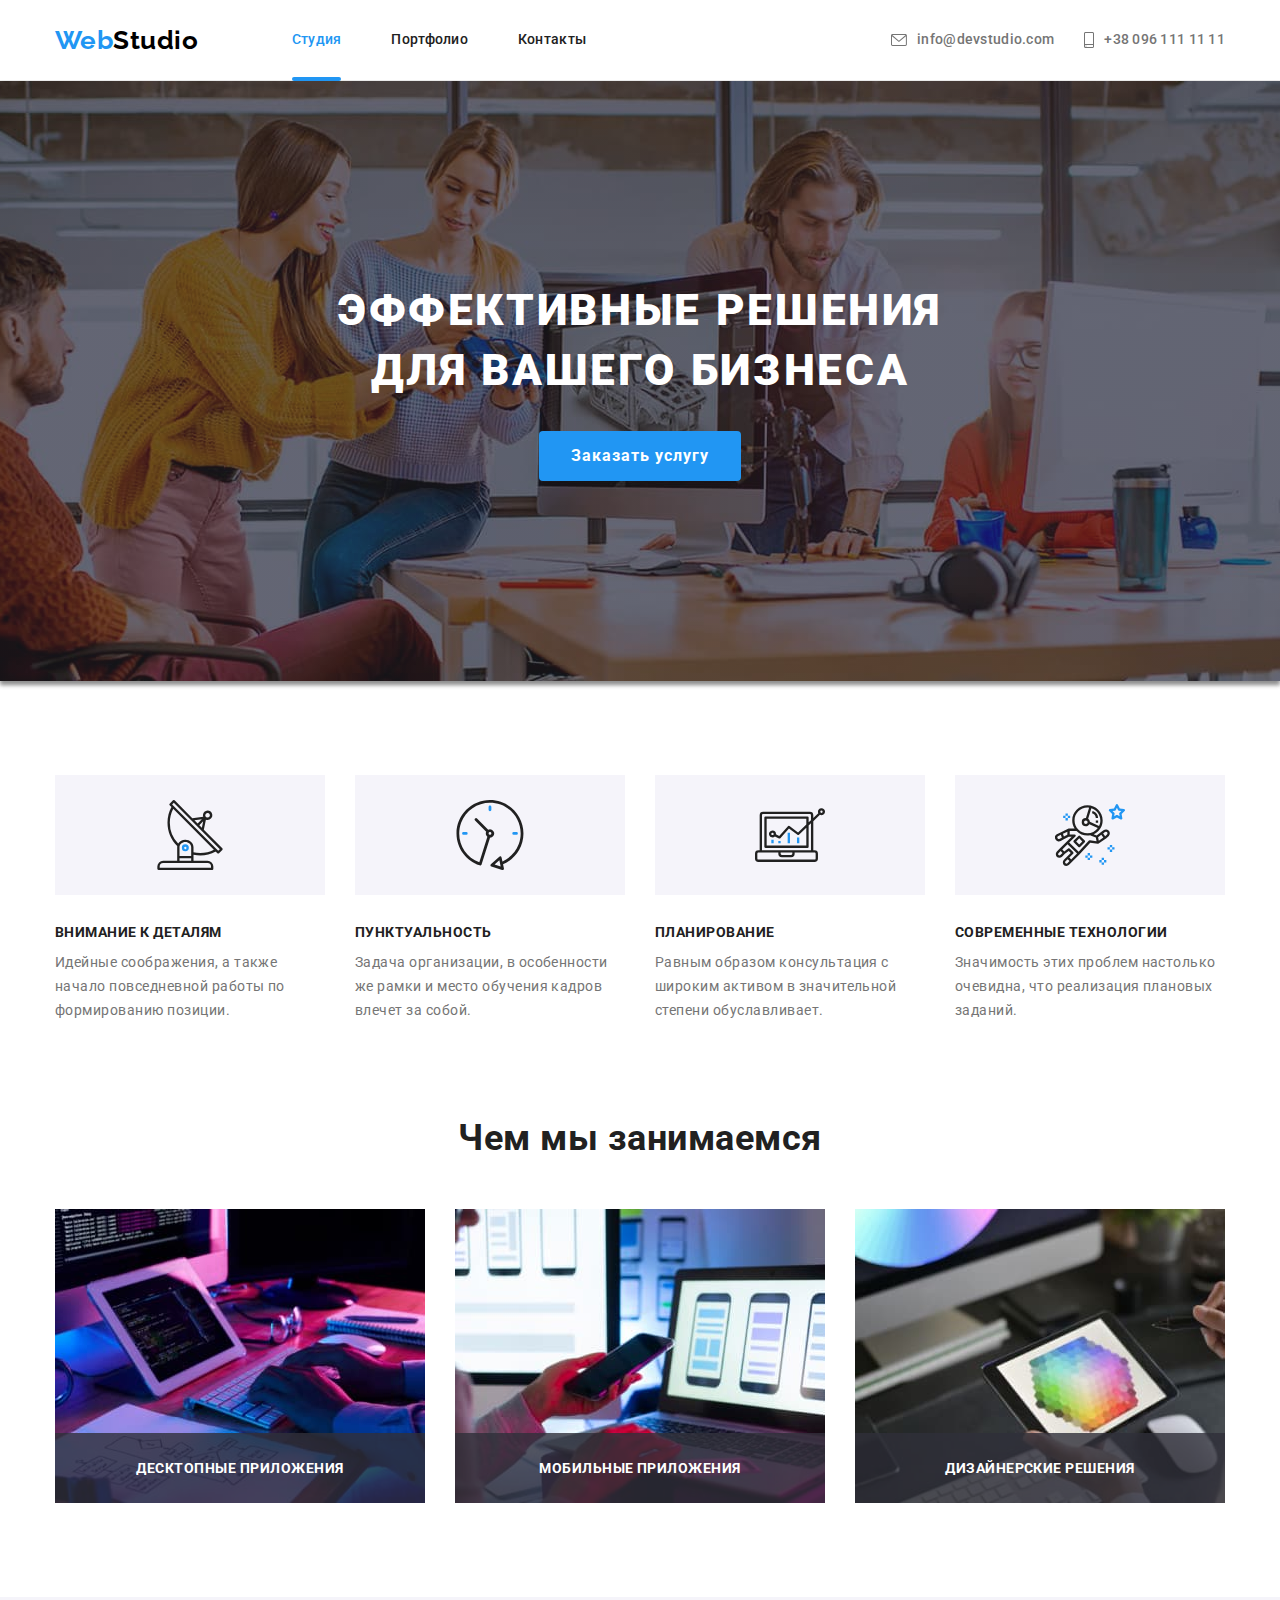
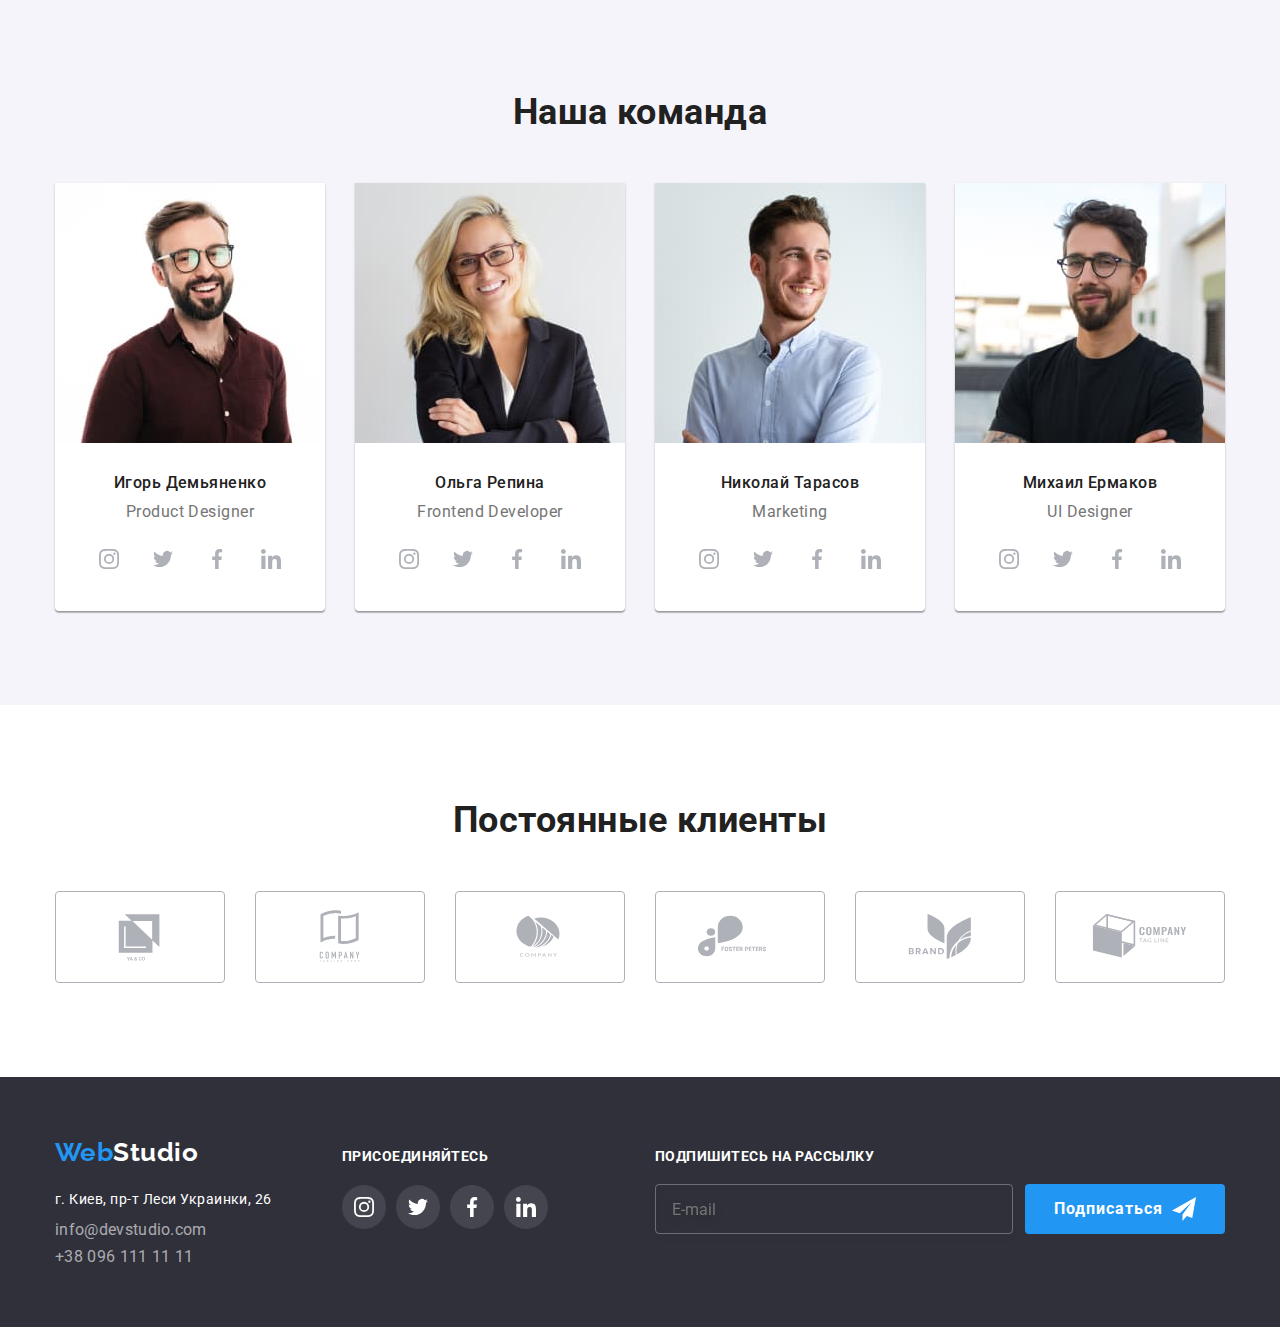
<file: index.html>
<!DOCTYPE html>
<html lang="ru">
  <head>
    <meta charset="UTF-8" />
    <meta http-equiv="X-UA-Compatible" content="IE=edge" />
    <meta name="viewport" content="width=device-width, initial-scale=1.0" />
    <title>Main</title>
    <link rel="stylesheet" href="./css/main.min.css" />
  </head>
  <body>
    <!-- Section Header -->
    <header class="header">
      <div class="conteiner header--conteiner">
        <a class="logo" href="./index.html" lang="en"
          >Web<span class="logo__header">Studio</span></a
        >
        <button class="menu-btn" data-menu-open>
          <svg class="menu-btn__icon" width="40" height="40">
            <use href="./images/icons.svg#icon-menu"></use>
          </svg>
        </button>
        <div class="menu is-open" data-menu>
          <button class="menu-btn menu-btn--close" data-menu-close>
            <svg class="menu-btn__icon" width="40" height="40">
              <use href="./images/icons.svg#close-mobile"></use>
            </svg>
          </button>
          <div class="navigation menu-conteiner">
            <nav class="nav">
              <ul class="nav-list">
                <li class="nav-item">
                  <a class="nav-link header--nav-link current" href="./index.html">Студия</a>
                </li>
                <li class="nav-item">
                  <a class="nav-link header--nav-link" href="./portfolio.html">Портфолио</a>
                </li>
                <li class="nav-item">
                  <a class="nav-link header--nav-link" href="./index.html#contact">Контакты</a>
                </li>
              </ul>
            </nav>
            <div>
              <ul class="header__contact-list">
                <li class="contact-item contact-item--mobile">
                  <a
                    class="contact-link header__contact-link header__contact-link--mobile"
                    href="tel:+380961111111"
                  >
                    <svg class="contact-link__icon contact-link__icon--phone">
                      <use href="./images/icons.svg#icon-smartphone"></use>
                    </svg>
                    +38 096 111 11 11
                  </a>
                </li>

                <li>
                  <a class="contact-link header__contact-link" href="mailto:info@devstudio.com">
                    <svg class="contact-link__icon contact-link__icon--letter">
                      <use href="./images/icons.svg#icon-envelope"></use>
                    </svg>
                    info@devstudio.com
                  </a>
                </li>
                <li class="contact-item contact-item--desktop">
                  <a class="contact-link header__contact-link" href="tel:+380961111111">
                    <svg class="contact-link__icon contact-link__icon--phone">
                      <use href="./images/icons.svg#icon-smartphone"></use>
                    </svg>
                    +38 096 111 11 11
                  </a>
                </li>
              </ul>
              <ul class="menu-social">
                <li class="menu-social__item">
                  <a href="" class="menu-social__link">Instagram</a>
                </li>
                <li class="menu-social__item">
                  <a href="" class="menu-social__link">Twitter</a>
                </li>
                <li class="menu-social__item">
                  <a href="" class="menu-social__link">Facebook</a>
                </li>
                <li class="menu-social__item">
                  <a href="" class="menu-social__link">LinkedIn</a>
                </li>
              </ul>
            </div>
          </div>
        </div>
      </div>
    </header>
    <!-- Section Main -->
    <main>
      <!-- Section Herro -->
      <section class="herro">
        <div class="conteiner">
          <h1 class="herro__title">Эффективные решения для вашего бизнеса</h1>
          <button class="btn herro__btn" type="button" data-modal-open>Заказать услугу</button>
        </div>
      </section>
      <!-- Section Aside -->
      <section class="aside">
        <div class="conteiner">
          <h2 class="aside__title visually-hidden">Кратко о компании</h2>
          <ul class="aside__list card">
            <li class="aside__item">
              <div class="icon">
                <svg class="icon__item" width="70" height="70">
                  <use href="./images/icons.svg#icon-antenna"></use>
                </svg>
              </div>
              <h3 class="aside__subtitle">Внимание к деталям</h3>
              <p class="aside__desc">
                Идейные соображения, а также начало повседневной работы по формированию позиции.
              </p>
            </li>
            <li class="aside__item">
              <div class="icon">
                <svg class="icon__item" width="70" height="70">
                  <use href="./images/icons.svg#icon-clock"></use>
                </svg>
              </div>
              <h3 class="aside__subtitle">Пунктуальность</h3>
              <p class="aside__desc">
                Задача организации, в особенности же рамки и место обучения кадров влечет за собой.
              </p>
            </li>
            <li class="aside__item">
              <div class="icon">
                <svg class="icon-item" width="70" height="70">
                  <use href="./images/icons.svg#icon-diagram"></use>
                </svg>
              </div>
              <h3 class="aside__subtitle">Планирование</h3>
              <p class="aside__desc">
                Равным образом консультация с широким активом в значительной степени обуславливает.
              </p>
            </li>
            <li class="aside__item">
              <div class="icon">
                <svg class="icon__item" width="70" height="70">
                  <use href="./images/icons.svg#icon-astronaut"></use>
                </svg>
              </div>
              <h3 class="aside__subtitle">Современные технологии</h3>
              <p class="aside__desc">
                Значимость этих проблем настолько очевидна, что реализация плановых заданий.
              </p>
            </li>
          </ul>
        </div>
      </section>
      <!-- Section About -->
      <section class="about">
        <div class="conteiner">
          <h2 class="about__title">Чем мы занимаемся</h2>
          <ul class="about__list card">
            <li class="about__item">
              <img
                class="about__img"
                srcset="./images/developer.jpg 1x, ./images/developer-2x.jpg 2x"
                src="./images/developer.jpg"
                alt="developer"
                width="100%"
              />
              <div class="about__position">
                <h3 class="about__subtitle">Десктопные приложения</h3>
              </div>
            </li>
            <li class="about__item">
              <img
                class="about__img"
                srcset="./images/gagets.jpg 1x, ./images/gagets-2x.jpg 2x"
                src="./images/gagets.jpg"
                alt="gagets"
                width="100%"
              />
              <div class="about__position">
                <h3 class="about__subtitle">Мобильные приложения</h3>
              </div>
            </li>
            <li class="about__item">
              <img
                class="about__img"
                srcset="./images/colors.jpg 1x, ./images/colors-2x.jpg 2x"
                src="./images/colors.jpg"
                alt="colors"
                width="100%"
              />
              <div class="about__position">
                <h3 class="about__subtitle">Дизайнерские решения</h3>
              </div>
            </li>
          </ul>
        </div>
      </section>
      <!-- Workers of company -->
      <section class="workers">
        <div class="conteiner">
          <h2 class="workers__title">Наша команда</h2>
          <ul class="workers__list card">
            <li class="workers__item card-item">
              <img
                class="workers__img"
                srcset="./images/igor-1x.jpg 1x, ./images/igor-2x.jpg 2x"
                src="./images/igor-1x.jpg"
                alt="Photo_Igor"
                width="100%"
              />
              <div class="workers__icon">
                <h3 class="workers__subtitle">Игорь Демьяненко</h3>
                <p class="workers__desc" lang="en">Product Designer</p>
                <ul class="workers__list-icon nopoint">
                  <li class="workers__item-icon">
                    <a class="workers__link-icon" href="./index.html">
                      <svg class="networks" width="20" height="20">
                        <use href=".//images/icons.svg#icon-instagram"></use>
                      </svg>
                    </a>
                  </li>
                  <li class="workers__item-icon">
                    <a class="workers__link-icon" href="./index.html">
                      <svg class="networks" width="20" height="20">
                        <use href=".//images/icons.svg#icon-twitter"></use>
                      </svg>
                    </a>
                  </li>
                  <li class="workers__item-icon">
                    <a class="workers__link-icon" href="./index.html">
                      <svg class="networks" width="20" height="20">
                        <use href=".//images/icons.svg#icon-facebook"></use>
                      </svg>
                    </a>
                  </li>
                  <li class="workers__item-icon">
                    <a class="workers__link-icon" href="./index.html">
                      <svg class="networks" width="20" height="20">
                        <use href=".//images/icons.svg#icon-linkedin"></use>
                      </svg>
                    </a>
                  </li>
                </ul>
              </div>
            </li>
            <li class="workers__item card__item">
              <img
                class="workers__img"
                srcset="./images/olga-1x.jpg 1x, ./images/olga-2x.jpg 2x"
                src="./images/olga-1x.jpg"
                alt="Photo_Olga"
                width="100%"
              />
              <div class="workers__icon">
                <h3 class="workers__subtitle">Ольга Репина</h3>
                <p class="workers__desc" lang="en">Frontend Developer</p>
                <ul class="workers__list-icon nopoint">
                  <li class="workers__item-icon">
                    <a class="workers__link-icon" href="./index.html">
                      <svg class="networks" width="20" height="20">
                        <use href=".//images/icons.svg#icon-instagram"></use>
                      </svg>
                    </a>
                  </li>
                  <li class="workers__item-icon">
                    <a class="workers__link-icon" href="./index.html">
                      <svg class="networks" width="20" height="20">
                        <use href=".//images/icons.svg#icon-twitter"></use>
                      </svg>
                    </a>
                  </li>
                  <li class="workers__item-icon">
                    <a class="workers__link-icon" href="./index.html">
                      <svg class="networks" width="20" height="20">
                        <use href=".//images/icons.svg#icon-facebook"></use>
                      </svg>
                    </a>
                  </li>
                  <li class="workers__item-icon">
                    <a class="workers__link-icon" href="./index.html">
                      <svg class="networks" width="20" height="20">
                        <use href=".//images/icons.svg#icon-linkedin"></use>
                      </svg>
                    </a>
                  </li>
                </ul>
              </div>
            </li>
            <li class="workers__item card__item">
              <img
                class="workers__img"
                srcset="./images/nicolay-1x.jpg 1x, ./images/nicolay-2x.jpg 2x"
                src="./images/nicolay-1x.jpg"
                alt="Photo_Nicolay"
                width="100%"
              />
              <div class="workers__icon">
                <h3 class="workers__subtitle">Николай Тарасов</h3>
                <p class="workers__desc" lang="en">Marketing</p>
                <ul class="workers__list-icon nopoint">
                  <li class="workers__item-icon">
                    <a class="workers__link-icon" href="./index.html">
                      <svg class="networks" width="20" height="20">
                        <use href=".//images/icons.svg#icon-instagram"></use>
                      </svg>
                    </a>
                  </li>
                  <li class="workers__item-icon">
                    <a class="workers__link-icon" href="./index.html">
                      <svg class="networks" width="20" height="20">
                        <use href=".//images/icons.svg#icon-twitter"></use>
                      </svg>
                    </a>
                  </li>
                  <li class="workers__item-icon">
                    <a class="workers__link-icon" href="./index.html">
                      <svg class="networks" width="20" height="20">
                        <use href=".//images/icons.svg#icon-facebook"></use>
                      </svg>
                    </a>
                  </li>
                  <li class="workers__item-icon">
                    <a class="workers__link-icon" href="./index.html">
                      <svg class="networks" width="20" height="20">
                        <use href=".//images/icons.svg#icon-linkedin"></use>
                      </svg>
                    </a>
                  </li>
                </ul>
              </div>
            </li>
            <li class="workers__item card__item">
              <img
                class="workers__img"
                srcset="./images/mihail-1x.jpg 1x, ./images/mihail-2x.jpg 2x"
                src="./images/mihail-1x.jpg"
                alt="Photo_Mihail"
                width="100%"
              />
              <div class="workers__icon">
                <h3 class="workers__subtitle">Михаил Ермаков</h3>
                <p class="workers__desc" lang="en">UI Designer</p>
                <ul class="workers__list-icon nopoint">
                  <li class="workers__item-icon">
                    <a class="workers__link-icon" href="./index.html">
                      <svg class="networks" width="20" height="20">
                        <use href=".//images/icons.svg#icon-instagram"></use>
                      </svg>
                    </a>
                  </li>
                  <li class="workers__item-icon">
                    <a class="workers__link-icon" href="./index.html">
                      <svg class="networks" width="20" height="20">
                        <use href=".//images/icons.svg#icon-twitter"></use>
                      </svg>
                    </a>
                  </li>
                  <li class="workers__item-icon">
                    <a class="workers__link-icon" href="./index.html">
                      <svg class="networks" width="20" height="20">
                        <use href=".//images/icons.svg#icon-facebook"></use>
                      </svg>
                    </a>
                  </li>
                  <li class="workers__item-icon">
                    <a class="workers__link-icon" href="./index.html">
                      <svg class="networks" width="20" height="20">
                        <use href=".//images/icons.svg#icon-linkedin"></use>
                      </svg>
                    </a>
                  </li>
                </ul>
              </div>
            </li>
          </ul>
        </div>
      </section>
      <!-- Section Customers -->
      <section class="customers">
        <div class="conteiner">
          <h2 class="customers__title">Постоянные клиенты</h2>
          <ul class="customers__list nopoint card">
            <li class="customers__item card-item">
              <a class="customers__link" href="./index.html">
                <svg class="customers__icon" width="106" height="60">
                  <use href=".//images/icons.svg#icon-first-company"></use>
                </svg>
              </a>
            </li>
            <li class="customers__item card-item">
              <a class="customers__link" href="./index.html">
                <svg class="customers__icon" width="106" height="60">
                  <use href=".//images/icons.svg#icon-second-company"></use>
                </svg>
              </a>
            </li>
            <li class="customers__item card-item">
              <a class="customers__link" href="./index.html">
                <svg class="customers__icon" width="106" height="60">
                  <use href=".//images/icons.svg#icon-third-company"></use>
                </svg>
              </a>
            </li>
            <li class="customers__item card-item">
              <a class="customers__link" href="./index.html">
                <svg class="customers__icon" width="106" height="60">
                  <use href=".//images/icons.svg#icon-forth-company"></use>
                </svg>
              </a>
            </li>
            <li class="customers__item card-item">
              <a class="customers__link" href="./index.html">
                <svg class="customers__icon" width="106" height="60">
                  <use href=".//images/icons.svg#icon-fifth-company"></use>
                </svg>
              </a>
            </li>
            <li class="customers__item card-item">
              <a class="customers__link" href="./index.html">
                <svg class="customers__icon" width="106" height="60">
                  <use href=".//images/icons.svg#icon-sixth-company"></use>
                </svg>
              </a>
            </li>
          </ul>
        </div>
      </section>
    </main>
    <!-- Section Footer -->
    <footer class="footer" id="contact">
      <h2 class="visually-hidden">Футер</h2>
      <div class="conteiner footer--conteiner">
        <div class="footer__contact footer__contact--card">
          <a class="logo footer__logo" href="./index.html" lang="en"
            >Web<span class="logo__footer">Studio</span></a
          >
          <!-- Section Address -->
          <address class="address">
            <p>г. Киев, пр-т Леси Украинки, 26</p>
          </address>
          <ul class="contact-list footer__contact-list">
            <li class="contact-item footer--contact-item">
              <a class="contact-link footer__contact-link" href="mailto:info@devstudio.com"
                >info@devstudio.com</a
              >
            </li>
            <li class="contact-item footer--contact-item">
              <a class="contact-link footer__contact-link" href="tel:+380961111111"
                >+38 096 111 11 11</a
              >
            </li>
          </ul>
        </div>
        <div class="footer-icon footer__contact--card">
          <h3 class="footer-icon__subtitle">присоединяйтесь</h3>
          <ul class="footer-icon__list">
            <li class="footer-icon__item">
              <a
                class="footer-icon__link"
                href="https://www.instagram.com/"
                target="_blank"
                rel="noreferrer noopener"
              >
                <svg class="networks" width="20" height="20">
                  <use href=".//images/icons.svg#icon-instagram"></use>
                </svg>
              </a>
            </li>
            <li class="footer-icon__item">
              <a class="footer-icon__link" href="./index.html">
                <svg class="networks" width="20" height="20">
                  <use href=".//images/icons.svg#icon-twitter"></use>
                </svg>
              </a>
            </li>
            <li class="footer-icon__item">
              <a class="footer-icon__link" href="./index.html">
                <svg class="networks" width="20" height="20">
                  <use href=".//images/icons.svg#icon-facebook"></use>
                </svg>
              </a>
            </li>
            <li class="footer-icon__item">
              <a class="footer-icon__link" href="./index.html">
                <svg class="networks" width="20" height="20">
                  <use href=".//images/icons.svg#icon-linkedin"></use>
                </svg>
              </a>
            </li>
          </ul>
        </div>
        <form class="footer-form footer__contact--card">
          <h3 class="footer-form__submit">Подпишитесь на рассылку</h3>
          <div class="footer-form__mail">
            <label class="footer-form__lable">
              <input class="footer-form__input" type="email" name="mail" placeholder="E-mail" />
            </label>
            <button class="footer-form__btn btn" type="submit">
              Подписаться
              <svg class="send" width="24" height="24">
                <use href="./images/icons.svg#icon-send"></use>
              </svg>
            </button>
          </div>
        </form>
      </div>
    </footer>
    <div class="backdrop is-hidden" data-modal>
      <div class="modal">
        <div class="modal-wind">
          <button class="modal-btn" data-modal-close>
            <svg class="modal-btn__icon" width="30" height="30">
              <use href="./images/icons.svg#icon-close"></use>
            </svg>
          </button>
          <form class="form">
            <h2 class="form-submit">Оставьте свои данные, мы вам перезвоним</h2>
            <ul class="form-field">
              <li class="form-dates">
                <label class="lable-dates">
                  <span class="lable-dates__name">Имя</span>
                  <input class="lable-dates__input" type="text" name="user-name" />
                  <svg class="lable-dates__icon" width="18" height="18">
                    <use href="./images/icons.svg#icon-person"></use>
                  </svg>
                </label>
              </li>
              <li class="form-dates">
                <label class="lable-dates">
                  <span class="lable-dates__name">Телефон</span>
                  <input class="lable-dates__input" type="tel" name="user-tel" />
                  <svg class="lable-dates__icon" width="18" height="18">
                    <use href="./images/icons.svg#icon-phone"></use>
                  </svg>
                </label>
              </li>
              <li class="form-dates">
                <label class="lable-dates">
                  <span class="lable-dates__name">Почта</span>
                  <input class="lable-dates__input" type="email" name="user-mail" />
                  <svg class="lable-dates__icon" width="18" height="18">
                    <use href="./images/icons.svg#icon-email"></use>
                  </svg>
                </label>
              </li>
            </ul>

            <div class="comment">
              <label class="comment__form" for="comment">Комментарий</label>
              <textarea
                class="textarea"
                name="comment"
                id="comment"
                cols="30"
                rows="10"
                placeholder="Введите текст"
              ></textarea>
            </div>

            <div class="form-contract">
              <label class="form-contract__check" for="contract">
                <input
                  class="checkbox"
                  type="checkbox"
                  name="contract"
                  value="contract"
                  id="contract"
                />
                <span class="checkbox-icon"></span>
                <span class="form-contract__span">Соглашаюсь с рассылкой и принимаю</span>
                <a class="form-contract__link" href="./index.html">Условия договора</a>
              </label>
            </div>

            <button class="dates-btn btn" type="submit">Отправить</button>
          </form>
        </div>
        <!-- <button type="button" class="iconka">
          <div class="qwe"></div>
          Тисни!
        </button> -->
      </div>
    </div>
    <script src="./js/modal.js"></script>
    <script src="./js/mobile-menu.js"></script>
  </body>
</html>
</file>
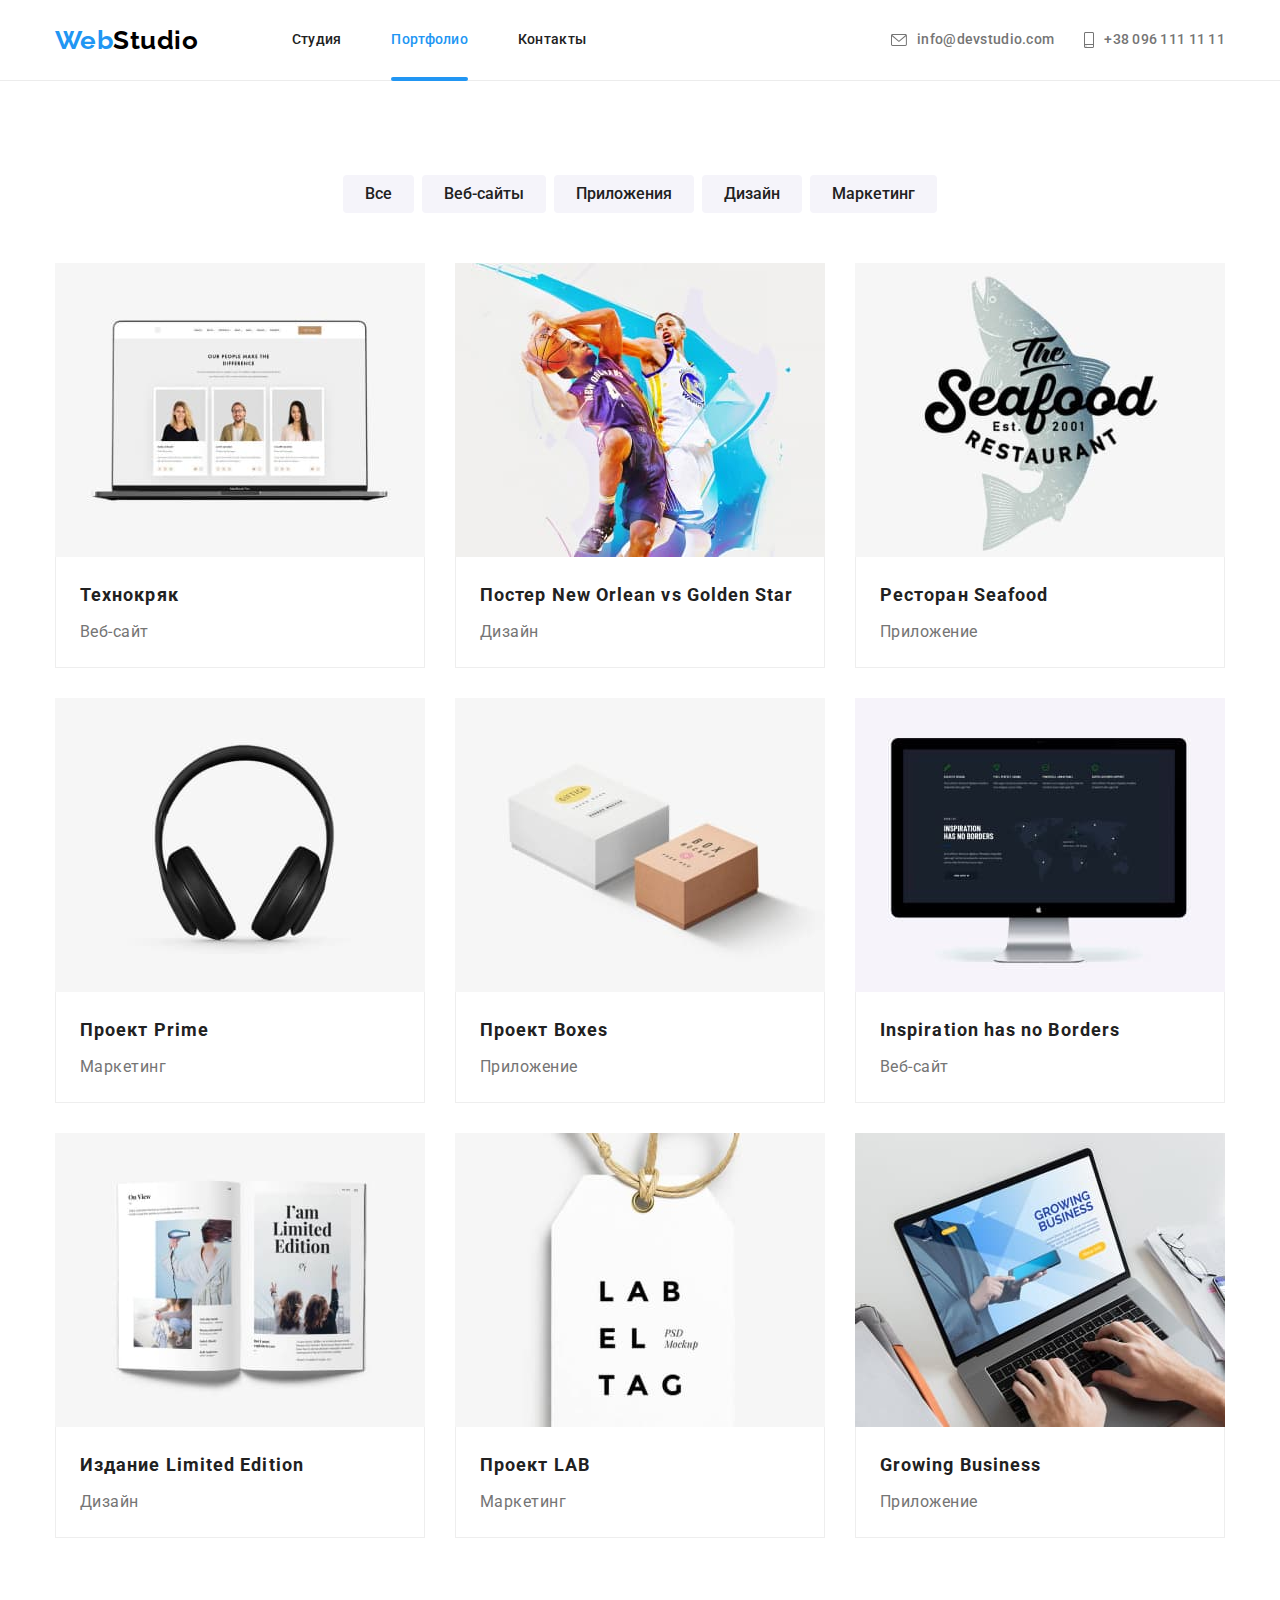
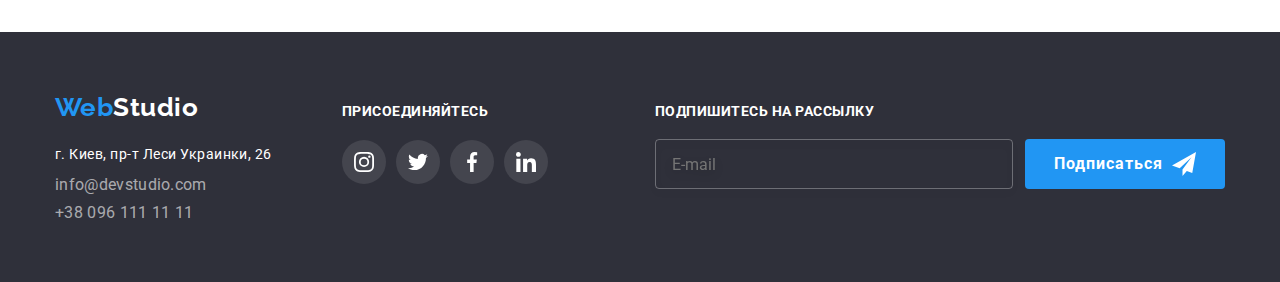
<file: portfolio.html>
<!DOCTYPE html>
<html lang="ru">
  <head>
    <meta charset="UTF-8" />
    <meta http-equiv="X-UA-Compatible" content="IE=edge" />
    <meta name="viewport" content="width=device-width, initial-scale=1.0" />
    <title>Portfolio</title>
    <link rel="stylesheet" href="./css/profile.min.css" />
  </head>
  <body>
    <!-- Section Header -->
    <header class="header">
      <div class="conteiner header--conteiner">
        <a class="logo" href="./index.html" lang="en"
          >Web<span class="logo__header">Studio</span></a
        >
        <button class="menu-btn" data-menu-open>
          <svg class="menu-btn__icon" width="40" height="40">
            <use href="./images/icons.svg#icon-menu"></use>
          </svg>
        </button>
        <div class="menu is-open" data-menu>
          <button class="menu-btn menu-btn--close" data-menu-close>
            <svg class="menu-btn__icon" width="40" height="40">
              <use href="./images/icons.svg#close-mobile"></use>
            </svg>
          </button>
          <div class="navigation menu-conteiner">
            <nav class="nav">
              <ul class="nav-list">
                <li class="nav-item">
                  <a class="nav-link header--nav-link" href="./index.html">Студия</a>
                </li>
                <li class="nav-item">
                  <a class="nav-link header--nav-link current" href="./portfolio.html">Портфолио</a>
                </li>
                <li class="nav-item">
                  <a class="nav-link header--nav-link" href="./portfolio.html#contact">Контакты</a>
                </li>
              </ul>
            </nav>
            <div>
              <ul class="header__contact-list">
                <li class="contact-item contact-item--mobile">
                  <a
                    class="contact-link header__contact-link header__contact-link--mobile"
                    href="tel:+380961111111"
                  >
                    <svg class="contact-link__icon contact-link__icon--phone">
                      <use href="./images/icons.svg#icon-smartphone"></use>
                    </svg>
                    +38 096 111 11 11
                  </a>
                </li>

                <li>
                  <a class="contact-link header__contact-link" href="mailto:info@devstudio.com">
                    <svg class="contact-link__icon contact-link__icon--letter">
                      <use href="./images/icons.svg#icon-envelope"></use>
                    </svg>
                    info@devstudio.com
                  </a>
                </li>
                <li class="contact-item contact-item--desktop">
                  <a class="contact-link header__contact-link" href="tel:+380961111111">
                    <svg class="contact-link__icon contact-link__icon--phone">
                      <use href="./images/icons.svg#icon-smartphone"></use>
                    </svg>
                    +38 096 111 11 11
                  </a>
                </li>
              </ul>
              <ul class="menu-social">
                <li class="menu-social__item">
                  <a href="" class="menu-social__link">Instagram</a>
                </li>
                <li class="menu-social__item">
                  <a href="" class="menu-social__link">Twitter</a>
                </li>
                <li class="menu-social__item">
                  <a href="" class="menu-social__link">Facebook</a>
                </li>
                <li class="menu-social__item">
                  <a href="" class="menu-social__link">LinkedIn</a>
                </li>
              </ul>
            </div>
          </div>
        </div>
      </div>
    </header>
    <!-- Section Main -->
    <main>
      <h1 class="portfolio visually-hidden">Портфолио</h1>
      <!-- Section Button -->
      <section class="filter">
        <div class="conteiner">
          <h2 class="visually-hidden">Фильтр</h2>
          <ul class="filter__list">
            <li class="filter__item">
              <button class="filter__button btn" type="button">Все</button>
            </li>
            <li class="filter__item">
              <button class="filter__button btn" type="button">Веб-сайты</button>
            </li>
            <li class="filter__item">
              <button class="filter__button btn" type="button">Приложения</button>
            </li>
            <li class="filter__item">
              <button class="filter__button btn" type="button">Дизайн</button>
            </li>
            <li class="filter__item">
              <button class="filter__button btn" type="button">Маркетинг</button>
            </li>
          </ul>
          <ul class="project card">
            <li class="project__item">
              <a class="project__link" href="./portfolio.html">
                <div class="project__position">
                  <img
                    class="project__img"
                    srcset="./images/tehnokrak.jpg 1x, ./images/tehnokrak-2x.jpg 2x"
                    src="./images/tehnokrak.jpg"
                    alt="screen with people"
                    width="100%"
                  />
                  <div class="project-overlay">
                    <p class="project-overlay__desc">
                      Ресурс предлагает комплексные предложения с разным уровнем функционала и
                      сервисов. Все это позволит посетителю получить исчерпывающие сведения о
                      компании или частном лице.
                    </p>
                  </div>
                </div>
                <div class="project__subitem">
                  <h3 class="project__subtitle">Технокряк</h3>
                  <p class="project__desc">Веб-сайт</p>
                </div>
              </a>
            </li>
            <li class="project__item">
              <a class="project__link" href="./portfolio.html">
                <div class="project__position">
                  <img
                    class="project__img"
                    srcset="./images/busckets.jpg 1x, ./images/busckets-2x.jpg 2x"
                    src="./images/busckets.jpg"
                    alt="men playing basketball"
                    width="100%"
                  />
                  <div class="project-overlay">
                    <p class="project-overlay__desc">
                      Ресурс предлагает комплексные предложения с разным уровнем функционала и
                      сервисов. Все это позволит посетителю получить исчерпывающие сведения о
                      компании или частном лице.
                    </p>
                  </div>
                </div>
                <div class="project__subitem">
                  <h3 class="project__subtitle">Постер New Orlean vs Golden Star</h3>
                  <p class="project__desc">Дизайн</p>
                </div>
              </a>
            </li>
            <li class="project__item">
              <a class="project__link" href="./portfolio.html">
                <div class="project__position">
                  <img
                    class="project__img"
                    srcset="./images/seafood.jpg 1x, ./images/seafood-2x.jpg 2x"
                    src="./images/seafood.jpg"
                    alt="restaurant logo"
                    width="100%"
                  />
                  <div class="project-overlay">
                    <p class="project-overlay__desc">
                      Ресурс предлагает комплексные предложения с разным уровнем функционала и
                      сервисов. Все это позволит посетителю получить исчерпывающие сведения о
                      компании или частном лице.
                    </p>
                  </div>
                </div>
                <div class="project__subitem">
                  <h3 class="project__subtitle">Ресторан Seafood</h3>
                  <p class="project__desc">Приложение</p>
                </div>
              </a>
            </li>
            <li class="project__item">
              <a class="project__link" href="./portfolio.html">
                <div class="project__position">
                  <img
                    class="project__img"
                    srcset="./images/prime.jpg 1x, ./images/prime-2x.jpg 2x"
                    src="./images/prime.jpg"
                    alt="earphones"
                    width="100%"
                  />
                  <div class="project-overlay">
                    <p class="project-overlay__desc">
                      Ресурс предлагает комплексные предложения с разным уровнем функционала и
                      сервисов. Все это позволит посетителю получить исчерпывающие сведения о
                      компании или частном лице.
                    </p>
                  </div>
                </div>
                <div class="project__subitem">
                  <h3 class="project__subtitle">Проект Prime</h3>
                  <p class="project__desc">Маркетинг</p>
                </div>
              </a>
            </li>
            <li class="project__item">
              <a class="project__link" href="./portfolio.html">
                <div class="project__position">
                  <img
                    class="project__img"
                    srcset="./images/boxes.jpg 1x, ./images/boxes.jpg 2x"
                    src="./images/boxes.jpg"
                    alt="boxes"
                    width="100%"
                  />
                  <div class="project-overlay">
                    <p class="project-overlay__desc">
                      Ресурс предлагает комплексные предложения с разным уровнем функционала и
                      сервисов. Все это позволит посетителю получить исчерпывающие сведения о
                      компании или частном лице.
                    </p>
                  </div>
                </div>
                <div class="project__subitem">
                  <h3 class="project__subtitle">Проект Boxes</h3>
                  <p class="project__desc">Приложение</p>
                </div>
              </a>
            </li>
            <li class="project__item">
              <a class="project__link" href="./portfolio.html">
                <div class="project__position">
                  <img
                    class="project__img"
                    srcset="./images/inspiration.jpg 1x, ./images/inspiration-2x.jpg 2x"
                    src="./images/inspiration.jpg"
                    alt="screen with text"
                    width="100%"
                  />
                  <div class="project-overlay">
                    <p class="project-overlay__desc">
                      Ресурс предлагает комплексные предложения с разным уровнем функционала и
                      сервисов. Все это позволит посетителю получить исчерпывающие сведения о
                      компании или частном лице.
                    </p>
                  </div>
                </div>
                <div class="project__subitem">
                  <h3 class="project__subtitle">Inspiration has no Borders</h3>
                  <p class="project__desc">Веб-сайт</p>
                </div>
              </a>
            </li>
            <li class="project__item">
              <a class="project__link" href="./portfolio.html">
                <div class="project__position">
                  <img
                    class="project__img"
                    srcset="./images/limited_edition.jpg 1x, ./images/limited_edition-2x.jpg 2x"
                    src="./images/limited_edition.jpg"
                    alt="magazine"
                    width="100%"
                  />
                  <div class="project-overlay">
                    <p class="project-overlay__desc">
                      Ресурс предлагает комплексные предложения с разным уровнем функционала и
                      сервисов. Все это позволит посетителю получить исчерпывающие сведения о
                      компании или частном лице.
                    </p>
                  </div>
                </div>
                <div class="project__subitem">
                  <h3 class="project__subtitle">Издание Limited Edition</h3>
                  <p class="project__desc">Дизайн</p>
                </div>
              </a>
            </li>
            <li class="project__item">
              <a class="project__link" href="./portfolio.html">
                <div class="project__position">
                  <img
                    class="project__img"
                    srcset="./images/lab.jpg 1x, ./images/lab-2x.jpg 2x"
                    src="./images/lab.jpg"
                    alt="tag with letters"
                    width="100%"
                  />
                  <div class="project-overlay">
                    <p class="project-overlay__desc">
                      Ресурс предлагает комплексные предложения с разным уровнем функционала и
                      сервисов. Все это позволит посетителю получить исчерпывающие сведения о
                      компании или частном лице.
                    </p>
                  </div>
                </div>
                <div class="project__subitem">
                  <h3 class="project__subtitle">Проект LAB</h3>
                  <p class="project__desc">Маркетинг</p>
                </div>
              </a>
            </li>
            <li class="project__item">
              <a class="project__link" href="./portfolio.html">
                <div class="project__position">
                  <img
                    class="project__img"
                    srcset="./images/growing_business.jpg 1x, ./images/growing_business-2x.jpg 2x"
                    src="./images/growing_business.jpg"
                    alt="laptop and hands"
                    width="100%"
                  />
                  <div class="project-overlay">
                    <p class="project-overlay__desc">
                      Ресурс предлагает комплексные предложения с разным уровнем функционала и
                      сервисов. Все это позволит посетителю получить исчерпывающие сведения о
                      компании или частном лице.
                    </p>
                  </div>
                </div>
                <div class="project__subitem">
                  <h3 class="project__subtitle">Growing Business</h3>
                  <p class="project__desc">Приложение</p>
                </div>
              </a>
            </li>
          </ul>
        </div>
      </section>
    </main>
    <!-- Section Footer -->
    <footer class="footer" id="contact">
      <h2 class="visually-hidden">Футер</h2>
      <div class="conteiner footer--conteiner">
        <div class="footer__contact footer__contact--card">
          <a class="logo footer__logo" href="./index.html" lang="en"
            >Web<span class="logo__footer">Studio</span></a
          >
          <!-- Section Address -->
          <address class="address">
            <p>г. Киев, пр-т Леси Украинки, 26</p>
          </address>
          <ul class="contact-list footer__contact-list">
            <li class="contact-item footer--contact-item">
              <a class="contact-link footer__contact-link" href="mailto:info@devstudio.com"
                >info@devstudio.com</a
              >
            </li>
            <li class="contact-item footer--contact-item">
              <a class="contact-link footer__contact-link" href="tel:+380961111111"
                >+38 096 111 11 11</a
              >
            </li>
          </ul>
        </div>
        <div class="footer-icon footer__contact--card">
          <h3 class="footer-icon__subtitle">присоединяйтесь</h3>
          <ul class="footer-icon__list">
            <li class="footer-icon__item">
              <a
                class="footer-icon__link"
                href="https://www.instagram.com/"
                target="_blank"
                rel="noreferrer noopener"
              >
                <svg class="networks" width="20" height="20">
                  <use href=".//images/icons.svg#icon-instagram"></use>
                </svg>
              </a>
            </li>
            <li class="footer-icon__item">
              <a class="footer-icon__link" href="./index.html">
                <svg class="networks" width="20" height="20">
                  <use href=".//images/icons.svg#icon-twitter"></use>
                </svg>
              </a>
            </li>
            <li class="footer-icon__item">
              <a class="footer-icon__link" href="./index.html">
                <svg class="networks" width="20" height="20">
                  <use href=".//images/icons.svg#icon-facebook"></use>
                </svg>
              </a>
            </li>
            <li class="footer-icon__item">
              <a class="footer-icon__link" href="./index.html">
                <svg class="networks" width="20" height="20">
                  <use href=".//images/icons.svg#icon-linkedin"></use>
                </svg>
              </a>
            </li>
          </ul>
        </div>
        <form class="footer-form footer__contact--card">
          <h3 class="footer-form__submit">Подпишитесь на рассылку</h3>
          <div class="footer-form__mail">
            <label class="footer-form__lable">
              <input class="footer-form__input" type="email" name="mail" placeholder="E-mail" />
            </label>
            <button class="footer-form__btn btn" type="submit">
              Подписаться
              <svg class="send" width="24" height="24">
                <use href="./images/icons.svg#icon-send"></use>
              </svg>
            </button>
          </div>
        </form>
      </div>
    </footer>
    <script src="./js/mobile-menu.js"></script>
  </body>
</html>
</file>
<file: css/main.min.css>
/*! modern-normalize v0.6.0 | MIT License | https://github.com/sindresorhus/modern-normalize */@import"https://fonts.googleapis.com/css2?family=Raleway:wght@700&family=Roboto:wght@400;500;700;900&display=swap";*,*::before,*::after{-webkit-box-sizing:border-box;box-sizing:border-box}:root{-moz-tab-size:4;-o-tab-size:4;tab-size:4}html{line-height:1.15;-webkit-text-size-adjust:100%}body{margin:0}body{font-family:system-ui,-apple-system,"Segoe UI",Roboto,Helvetica,Arial,sans-serif,"Apple Color Emoji","Segoe UI Emoji"}hr{height:0}abbr[title]{-webkit-text-decoration:underline dotted;text-decoration:underline dotted}b,strong{font-weight:bolder}code,kbd,samp,pre{font-family:SFMono-Regular,Consolas,"Liberation Mono",Menlo,monospace;font-size:1em}small{font-size:80%}sub,sup{font-size:75%;line-height:0;position:relative;vertical-align:baseline}sub{bottom:-0.25em}sup{top:-0.5em}button,input,optgroup,select,textarea{font-family:inherit;font-size:100%;line-height:1.15;margin:0}button,select{text-transform:none}button,[type=button],[type=reset],[type=submit]{-webkit-appearance:button}button::-moz-focus-inner,[type=button]::-moz-focus-inner,[type=reset]::-moz-focus-inner,[type=submit]::-moz-focus-inner{border-style:none;padding:0}button:-moz-focusring,[type=button]:-moz-focusring,[type=reset]:-moz-focusring,[type=submit]:-moz-focusring{outline:1px dotted ButtonText}fieldset{padding:.35em .75em .625em}legend{padding:0}progress{vertical-align:baseline}[type=number]::-webkit-inner-spin-button,[type=number]::-webkit-outer-spin-button{height:auto}[type=search]{-webkit-appearance:textfield;outline-offset:-2px}[type=search]::-webkit-search-decoration{-webkit-appearance:none}::-webkit-file-upload-button{-webkit-appearance:button;font:inherit}summary{display:list-item}.visually-hidden{position:absolute;white-space:nowrap;width:1px;height:1px;overflow:hidden;border:0;padding:0;clip:rect(0 0 0 0);-webkit-clip-path:inset(50%);clip-path:inset(50%);margin:-1px}h1,h2,h3,h4,h5,h6,p{margin:0}img,a{display:block}a{text-decoration:none;color:currentColor}ul{list-style:none;padding:0;margin:0}body{background-color:#fff;color:#212121;font-family:Roboto,sans-serif;letter-spacing:.03em}.conteiner{margin-left:auto;margin-right:auto;padding-left:15px;padding-right:15px}@media screen and (min-width: 480px){.conteiner{width:480px}}@media screen and (min-width: 768px){.conteiner{width:768px}}@media screen and (min-width: 1200px){.conteiner{width:1200px}}.btn{cursor:pointer;font-family:inherit;border:rgba(0,0,0,0);border-radius:4px}.card{display:block}@media screen and (min-width: 768px){.card{display:-webkit-box;display:-ms-flexbox;display:flex;-ms-flex-wrap:wrap;flex-wrap:wrap;gap:30px}}.customers__list{display:-webkit-box;display:-ms-flexbox;display:flex;-ms-flex-wrap:wrap;flex-wrap:wrap;gap:30px}.header{border-bottom:1px solid #ececec}.header--conteiner{display:-webkit-box;display:-ms-flexbox;display:flex;-webkit-box-align:center;-ms-flex-align:center;align-items:center;-webkit-box-pack:justify;-ms-flex-pack:justify;justify-content:space-between}@media screen and (max-width: 767px){.header--conteiner{height:60px;-webkit-box-pack:justify;-ms-flex-pack:justify;justify-content:space-between;position:relative}}.logo{color:#2196f3;font-family:Raleway,sans-serif;font-weight:700;font-size:26px;line-height:1.19;text-decoration:none}.logo__header{color:#000}.logo__footer{color:#fff}.nav-list{display:-webkit-box;display:-ms-flexbox;display:flex;gap:50px}@media screen and (max-width: 767px){.nav-list{display:-webkit-box;display:-ms-flexbox;display:flex;-webkit-box-orient:vertical;-webkit-box-direction:normal;-ms-flex-direction:column;flex-direction:column;gap:32px}}.nav-link{display:inline-block;color:#212121;font-weight:500;font-size:14px;line-height:1.14;letter-spacing:.02em;-webkit-transition:color 250ms cubic-bezier(0.4, 0, 0.2, 1);transition:color 250ms cubic-bezier(0.4, 0, 0.2, 1)}.nav-link:hover,.nav-link:focus{color:#2196f3}@media screen and (max-width: 767px){.nav-link{font-weight:500;font-size:40px;line-height:1.2;letter-spacing:.02em}}.current{color:#2196f3;position:relative}@media screen and (min-width: 768px){.current::after{display:block;content:"";position:absolute;left:0;bottom:-1px;width:100%;height:4px;border-radius:2px;background-color:#2196f3}}.header--nav-link{padding:32px 0}@media screen and (max-width: 767px){.header--nav-link{padding:0}}.menu-btn{display:-webkit-box;display:-ms-flexbox;display:flex;-webkit-box-pack:center;-ms-flex-pack:center;justify-content:center;-webkit-box-align:center;-ms-flex-align:center;align-items:center;padding:0;width:40px;height:40px;border-color:rgba(0,0,0,0);background-color:#fff;cursor:pointer}.menu-btn__icon{fill:#000;-webkit-transition:fill 250ms cubic-bezier(0.4, 0, 0.2, 1);transition:fill 250ms cubic-bezier(0.4, 0, 0.2, 1)}.menu-btn:hover .menu-btn__icon,.menu-btn:focus .menu-btn__icon{fill:#2196f3}@media screen and (min-width: 768px){.menu-btn{display:none}}.menu{display:block}@media screen and (max-width: 767px){.menu{display:block;position:fixed;top:0;left:0;width:100vw;height:100vh;overflow-y:scroll;z-index:1000;padding:48px 40px;background-color:#fff}}.is-open{display:none}.menu-btn--close{position:absolute;top:10px;right:15px}@media screen and (min-width: 768px){.is-open{display:block}}@media screen and (min-width: 768px){.menu-btn{display:none}}.navigation{display:-webkit-box;display:-ms-flexbox;display:flex;-webkit-box-orient:vertical;-webkit-box-direction:normal;-ms-flex-direction:column;flex-direction:column;-webkit-box-pack:justify;-ms-flex-pack:justify;justify-content:space-between}@media screen and (min-width: 768px){.navigation{-webkit-box-orient:horizontal;-webkit-box-direction:normal;-ms-flex-direction:row;flex-direction:row;-webkit-box-align:center;-ms-flex-align:center;align-items:center}}@media screen and (max-width: 767px){.menu-conteiner{height:100%}}.menu-social{display:-webkit-box;display:-ms-flexbox;display:flex;-ms-flex-wrap:wrap;flex-wrap:wrap;gap:10px}.menu-social__item{border-right:1px solid rgba(33,33,33,.2);padding-right:10px}.menu-social__link{font-weight:500;font-size:18px;line-height:1.2222222222;letter-spacing:.02em;color:#2196f3}@media screen and (min-width: 768px){.menu-social{display:none}}@media screen and (min-width: 1200px){.header__contact-list{margin-left:305px;display:-webkit-box;display:-ms-flexbox;display:flex;gap:30px}}@media screen and (min-width: 768px)and (max-width: 1199px){.header__contact-list{display:inline-block;margin-left:84px}}@media screen and (max-width: 767px){.header__contact-list{margin-bottom:64px;display:-webkit-box;display:-ms-flexbox;display:flex;-webkit-box-orient:vertical;-webkit-box-direction:normal;-ms-flex-direction:column;flex-direction:column;gap:32px}}@media screen and (max-width: 767px){.contact-item--mobile{display:inline-block}}@media screen and (min-width: 768px){.contact-item--mobile{display:none}}@media screen and (max-width: 767px){.contact-item--desktop{display:none}}@media screen and (min-width: 768px){.contact-item--desktop{display:inline-block}}.contact-link{display:inline-block;color:rgba(255,255,255,.6);font-weight:400;letter-spacing:.03em;line-height:1.14;letter-spacing:.02em;-webkit-transition:color 250ms cubic-bezier(0.4, 0, 0.2, 1);transition:color 250ms cubic-bezier(0.4, 0, 0.2, 1)}@media screen and (min-width: 768px){.contact-link:hover,.contact-link:focus{color:#2196f3}}@media screen and (max-width: 767px){.contact-link__icon{display:none}}@media screen and (min-width: 768px)and (max-width: 1199px){.contact-link__icon--letter{width:14px;height:10px}}@media screen and (min-width: 1200px){.contact-link__icon--letter{width:16px;height:12px}}@media screen and (min-width: 768px)and (max-width: 1199px){.contact-link__icon--phone{width:10px;height:14px}}@media screen and (min-width: 1200px){.contact-link__icon--phone{width:10px;height:16px}}.header__contact-link{display:-webkit-inline-box;display:-ms-inline-flexbox;display:inline-flex;-webkit-box-align:center;-ms-flex-align:center;align-items:center;padding:32px 0;font-weight:500;font-size:14px;color:#757575}@media screen and (min-width: 768px)and (max-width: 1199px){.header__contact-link{padding:0;font-weight:500;font-size:12px;line-height:1.1666666667;letter-spacing:.02em}}@media screen and (min-width: 768px)and (max-width: 1199px){.header__contact-link:first-child{margin-bottom:10px}}@media screen and (max-width: 767px){.header__contact-link{padding:0;font-weight:500;font-size:24px;line-height:1.1666666667;letter-spacing:.02em}}.header__contact-link--mobile{font-weight:500;font-size:34px;line-height:1.1764705882;letter-spacing:.02em;color:#2196f3}.footer--contact-item:not(:last-child){margin-bottom:9px}@media screen and (max-width: 1199px){.footer__contact-link{display:block;text-align:center}}.contact-link__icon{margin-right:10px;fill:currentColor}@media screen and (max-width: 1199px){.contact-link__icon{margin-right:8px}}.herro{margin-left:auto;margin-right:auto;padding:118px 0;background-repeat:no-repeat;background-position:center;background-size:cover;background-color:#2f303a;background-image:-webkit-gradient(linear, left top, right top, from(rgba(47, 48, 58, 0.4)), to(rgba(47, 48, 58, 0.4))),url(../images/herro-mobile.jpg);background-image:linear-gradient(to right, rgba(47, 48, 58, 0.4), rgba(47, 48, 58, 0.4)),url(../images/herro-mobile.jpg);-webkit-box-shadow:0px 4px 4px rgba(0,0,0,.25),0px 4px 4px rgba(0,0,0,.25);box-shadow:0px 4px 4px rgba(0,0,0,.25),0px 4px 4px rgba(0,0,0,.25);text-align:center}@media screen and (min-width: 480px)and (-webkit-min-device-pixel-ratio: 2),screen and (min-width: 480px)and (min-resolution: 192dpi),screen and (min-width: 480px)and (min-resolution: 2dppx){.herro{height:400px;max-width:100%;background-image:-webkit-gradient(linear, left top, right top, from(rgba(47, 48, 58, 0.4)), to(rgba(47, 48, 58, 0.4))),url(../images/herro-mobile2x.jpg);background-image:linear-gradient(to right, rgba(47, 48, 58, 0.4), rgba(47, 48, 58, 0.4)),url(../images/herro-mobile2x.jpg)}}@media screen and (min-width: 768px)and (-webkit-min-device-pixel-ratio: 2),screen and (min-width: 768px)and (min-resolution: 192dpi),screen and (min-width: 768px)and (min-resolution: 2dppx){.herro{height:400px;max-width:100%;padding:118px 0;background-image:-webkit-gradient(linear, left top, right top, from(rgba(47, 48, 58, 0.4)), to(rgba(47, 48, 58, 0.4))),url(../images/herro-tablet.jpg);background-image:linear-gradient(to right, rgba(47, 48, 58, 0.4), rgba(47, 48, 58, 0.4)),url(../images/herro-tablet.jpg)}}@media screen and (min-width: 768px)and (-webkit-min-device-pixel-ratio: 2),screen and (min-width: 768px)and (min-resolution: 192dpi),screen and (min-width: 768px)and (min-resolution: 2dppx){.herro{height:400px;max-width:100%;padding:118px 0;background-image:-webkit-gradient(linear, left top, right top, from(rgba(47, 48, 58, 0.4)), to(rgba(47, 48, 58, 0.4))),url(../images/herro-tablet2x.jpg);background-image:linear-gradient(to right, rgba(47, 48, 58, 0.4), rgba(47, 48, 58, 0.4)),url(../images/herro-tablet2x.jpg)}}@media screen and (min-width: 1200px){.herro{height:600px;max-width:1600px;padding:200px 0;background-image:-webkit-gradient(linear, left top, right top, from(rgba(47, 48, 58, 0.4)), to(rgba(47, 48, 58, 0.4))),url(../images/herro.jpg);background-image:linear-gradient(to right, rgba(47, 48, 58, 0.4), rgba(47, 48, 58, 0.4)),url(../images/herro.jpg)}}@media screen and (min-width: 1200px)and (-webkit-min-device-pixel-ratio: 2),screen and (min-width: 1200px)and (min-resolution: 192dpi),screen and (min-width: 1200px)and (min-resolution: 2dppx){.herro{height:600px;max-width:1600px;padding:200px 0;background-image:-webkit-gradient(linear, left top, right top, from(rgba(47, 48, 58, 0.4)), to(rgba(47, 48, 58, 0.4))),url(../images/herro2x.jpg);background-image:linear-gradient(to right, rgba(47, 48, 58, 0.4), rgba(47, 48, 58, 0.4)),url(../images/herro2x.jpg)}}.herro__title{margin:0 auto;max-width:696px;color:#fff;font-weight:900;font-size:44px;line-height:1.36;letter-spacing:.06em;text-transform:uppercase}@media screen and (max-width: 1200px){.herro__title{max-width:360px;font-size:26px;line-height:1.6153846154}}.herro__btn{display:inline-block;min-width:200px;margin-top:30px;padding:10px 32px;background-color:#2196f3;color:#fff;font-weight:700;font-size:16px;line-height:1.88;letter-spacing:.06em;-webkit-transition:background-color 250ms cubic-bezier(0.4, 0, 0.2, 1),-webkit-box-shadow 250ms cubic-bezier(0.4, 0, 0.2, 1);transition:background-color 250ms cubic-bezier(0.4, 0, 0.2, 1),-webkit-box-shadow 250ms cubic-bezier(0.4, 0, 0.2, 1);transition:background-color 250ms cubic-bezier(0.4, 0, 0.2, 1),box-shadow 250ms cubic-bezier(0.4, 0, 0.2, 1);transition:background-color 250ms cubic-bezier(0.4, 0, 0.2, 1),box-shadow 250ms cubic-bezier(0.4, 0, 0.2, 1),-webkit-box-shadow 250ms cubic-bezier(0.4, 0, 0.2, 1)}.herro__btn:hover,.herro__btn:focus{background-color:#188ce8;-webkit-box-shadow:0px 4px 4px rgba(0,0,0,.15);box-shadow:0px 4px 4px rgba(0,0,0,.15)}.aside{padding:60px 0}@media screen and (min-width: 1200px){.aside{padding:94px 0}}.aside__item{max-width:100%}@media screen and (min-width: 768px){.aside__item{width:calc((100% - 30px)/2)}}@media screen and (min-width: 1200px){.aside__item{width:calc((100% - 90px)/4)}}@media screen and (max-width: 767px){.aside__list{display:-webkit-box;display:-ms-flexbox;display:flex;-webkit-box-orient:vertical;-webkit-box-direction:normal;-ms-flex-direction:column;flex-direction:column;gap:30px}}.icon{display:-webkit-box;display:-ms-flexbox;display:flex;-webkit-box-pack:center;-ms-flex-pack:center;justify-content:center;-webkit-box-align:center;-ms-flex-align:center;align-items:center;margin-bottom:30px;width:100%;height:120px;background-color:#f5f4fa}.aside__subtitle{margin-bottom:10px;font-size:14px;line-height:1.14;font-weight:700;text-transform:uppercase;text-align:center}@media screen and (min-width: 768px){.aside__subtitle{text-align:left}}.aside__desc{color:#757575;font-size:14px;line-height:1.71}@media screen and (min-width: 768px){.aside__desc{margin:0}}.about{padding-bottom:94px}@media screen and (max-width: 1199px){.about{display:none}}.about__title{margin-bottom:50px;text-align:center;font-weight:700;font-size:36px;line-height:1.17}.about__item{width:calc((100% - 60px)/3);position:relative}.about__position{display:-webkit-box;display:-ms-flexbox;display:flex;-webkit-box-pack:center;-ms-flex-pack:center;justify-content:center;-webkit-box-align:center;-ms-flex-align:center;align-items:center;position:absolute;bottom:0;left:0;padding:27px 0;width:100%;background:rgba(47,48,58,.8)}.about__subtitle{font-weight:700;font-size:14px;line-height:1.1428571429;text-transform:uppercase;color:#fff}.workers{margin-left:auto;margin-right:auto;padding:60px 0;max-width:1600px;background-color:#f5f4fa}@media screen and (min-width: 1200px){.workers{padding:94px 0}}.workers__title{margin-bottom:50px;font-weight:700;font-size:36px;line-height:1.17;text-align:center}@media screen and (max-width: 767px){.workers__list{display:-webkit-box;display:-ms-flexbox;display:flex;-webkit-box-orient:vertical;-webkit-box-direction:normal;-ms-flex-direction:column;flex-direction:column;gap:30px}}.workers__item{max-width:100%;border-radius:0px 0px 4px 4px;background-color:#fff;text-align:center;-webkit-box-shadow:0px 1px 3px rgba(0,0,0,.12),0px 1px 1px rgba(0,0,0,.14),0px 2px 1px rgba(0,0,0,.2);box-shadow:0px 1px 3px rgba(0,0,0,.12),0px 1px 1px rgba(0,0,0,.14),0px 2px 1px rgba(0,0,0,.2)}@media screen and (min-width: 768px){.workers__item{width:calc((100% - 30px)/2);margin-bottom:0}}@media screen and (min-width: 1200px){.workers__item{width:calc((100% - 90px)/4)}}.workers__icon{padding-top:30px;padding-bottom:30px}.workers__list-icon{display:-webkit-box;display:-ms-flexbox;display:flex;-webkit-box-pack:center;-ms-flex-pack:center;justify-content:center;gap:10px}.workers__link-icon{display:-webkit-box;display:-ms-flexbox;display:flex;-webkit-box-align:center;-ms-flex-align:center;align-items:center;-webkit-box-pack:center;-ms-flex-pack:center;justify-content:center;width:44px;height:44px;color:#afb1b8;border-radius:50%;-webkit-transition:background-color 250ms cubic-bezier(0.4, 0, 0.2, 1),color 250ms cubic-bezier(0.4, 0, 0.2, 1);transition:background-color 250ms cubic-bezier(0.4, 0, 0.2, 1),color 250ms cubic-bezier(0.4, 0, 0.2, 1)}.workers__link-icon:hover,.workers__link-icon:focus{color:#fff;background-color:#2196f3}.workers__subtitle{margin-bottom:10px;font-size:16px;line-height:1.19;font-weight:500}.workers__desc{margin-top:0;margin-bottom:16px;color:#757575;line-height:1.19}.networks{fill:currentColor}.customers{padding:60px 0}@media screen and (min-width: 1200px){.customers{padding:94px 0}}.customers__title{margin-bottom:50px;font-weight:700;font-size:36px;line-height:1.17;text-align:center}.customers__link{display:-webkit-box;display:-ms-flexbox;display:flex;-webkit-box-align:center;-ms-flex-align:center;align-items:center;-webkit-box-pack:center;-ms-flex-pack:center;justify-content:center;height:92px;color:#afb1b8;border:1px solid #afb1b8;border-radius:4px;-webkit-transition:border-color 250ms cubic-bezier(0.4, 0, 0.2, 1),color 250ms cubic-bezier(0.4, 0, 0.2, 1);transition:border-color 250ms cubic-bezier(0.4, 0, 0.2, 1),color 250ms cubic-bezier(0.4, 0, 0.2, 1)}.customers__link:hover,.customers__link:focus{border-color:#2196f3;color:#2196f3}.customers__item{width:calc((100% - 30px)/2)}@media screen and (min-width: 768px){.customers__item{width:calc((100% - 60px)/3)}}@media screen and (min-width: 1200px){.customers__item{width:calc((100% - 150px)/6)}}.customers__icon{fill:currentColor}.footer{padding:60px 0;background-color:#2f303a}.footer__logo{text-align:center;margin-bottom:20px}@media screen and (min-width: 1200px){.footer__logo{text-align:left;margin:0}}@media screen and (max-width: 767px){.footer__contact{margin-bottom:60px}}.footer--conteiner{display:block}@media screen and (min-width: 768px)and (max-width: 1199px){.footer--conteiner{display:-webkit-box;display:-ms-flexbox;display:flex;-ms-flex-wrap:wrap;flex-wrap:wrap;-webkit-box-pack:justify;-ms-flex-pack:justify;justify-content:space-between;-webkit-box-align:baseline;-ms-flex-align:baseline;align-items:baseline}}@media screen and (min-width: 1200px){.footer--conteiner{display:-webkit-box;display:-ms-flexbox;display:flex;-webkit-box-align:baseline;-ms-flex-align:baseline;align-items:baseline}}@media screen and (min-width: 768px)and (max-width: 1199px){.footer__contact--card{gap:0;width:calc((100% - 30px)/2)}}.footer-icon{text-align:center;margin-bottom:60px}@media screen and (min-width: 768px){.footer-icon{margin:0}}@media screen and (min-width: 1200px){.footer-icon{margin:0;margin-left:70px;text-align:left}}.footer-icon__list{display:-webkit-box;display:-ms-flexbox;display:flex;gap:10px;-webkit-box-pack:center;-ms-flex-pack:center;justify-content:center}@media screen and (min-width: 1200px){.footer-icon__list{margin:0}}.footer-icon__link{display:-webkit-box;display:-ms-flexbox;display:flex;-webkit-box-align:center;-ms-flex-align:center;align-items:center;-webkit-box-pack:center;-ms-flex-pack:center;justify-content:center;width:44px;height:44px;color:#fff;border-radius:50%;background-color:rgba(255,255,255,.1);-webkit-transition:background-color 250ms cubic-bezier(0.4, 0, 0.2, 1);transition:background-color 250ms cubic-bezier(0.4, 0, 0.2, 1)}.footer-icon__link:hover,.footer-icon__link:focus{background-color:#2196f3}.footer-icon__subtitle{margin-bottom:20px;color:#fff;font-weight:700;font-size:14px;line-height:1.14;text-transform:uppercase}.address{text-align:center;margin-bottom:9px;color:#fff;font-size:14px;line-height:1.71;font-style:normal}@media screen and (min-width: 1200px){.address{margin-top:20px}}.footer-form{width:100%;height:auto;text-align:center}@media screen and (min-width: 768px){.footer-form{margin:0 auto;margin-top:60px;width:450px;height:auto}}@media screen and (min-width: 1200px){.footer-form{margin:0;width:570px;height:auto;margin-left:auto;text-align:left}}.footer-form__submit{margin-bottom:20px;font-weight:700;font-size:14px;line-height:1.1428571429;text-transform:uppercase;color:#fff}.footer-form__mail{display:block;margin:0 auto}@media screen and (min-width: 1200px){.footer-form__mail{margin:0;display:-webkit-box;display:-ms-flexbox;display:flex;-webkit-box-pack:justify;-ms-flex-pack:justify;justify-content:space-between}}.footer-form__lable{display:block}.footer-form__input{width:100%;height:50px;padding-left:16px;margin-bottom:20px;background-color:rgba(0,0,0,0);border:1px solid rgba(255,255,255,.3);-webkit-filter:drop-shadow(0px 4px 4px rgba(0, 0, 0, 0.15));filter:drop-shadow(0px 4px 4px rgba(0, 0, 0, 0.15));border-radius:4px;font-weight:400;font-size:16px;line-height:1.25;color:rgba(255,255,255,.6)}@media screen and (min-width: 1200px){.footer-form__input{width:358px;margin:0}}.footer-form__input__::-webkit-input-placeholder{font-weight:400;font-size:16px;line-height:1.25;letter-spacing:.03em;color:rgba(255,255,255,.6)}.footer-form__input__::-moz-placeholder{font-weight:400;font-size:16px;line-height:1.25;letter-spacing:.03em;color:rgba(255,255,255,.6)}.footer-form__input__:-ms-input-placeholder{font-weight:400;font-size:16px;line-height:1.25;letter-spacing:.03em;color:rgba(255,255,255,.6)}.footer-form__input__::-ms-input-placeholder{font-weight:400;font-size:16px;line-height:1.25;letter-spacing:.03em;color:rgba(255,255,255,.6)}.footer-form__input__::placeholder{font-weight:400;font-size:16px;line-height:1.25;letter-spacing:.03em;color:rgba(255,255,255,.6)}.footer-form__btn{margin:0 auto;display:-webkit-box;display:-ms-flexbox;display:flex;-webkit-box-pack:justify;-ms-flex-pack:justify;justify-content:space-between;-webkit-box-align:center;-ms-flex-align:center;align-items:center;width:200px;padding-top:10px;padding-bottom:10px;padding-left:29px;padding-right:29px;font-weight:700;font-size:16px;line-height:1.875;letter-spacing:.06em;color:#fff;background-color:#2196f3;-webkit-transition:background-colo 250ms,cubic-bezier(0.4, 0, 0.2, 1),-webkit-box-shadow 250ms cubic-bezier(0.4, 0, 0.2, 1);transition:background-colo 250ms,cubic-bezier(0.4, 0, 0.2, 1),-webkit-box-shadow 250ms cubic-bezier(0.4, 0, 0.2, 1);transition:box-shadow 250ms cubic-bezier(0.4, 0, 0.2, 1),background-colo 250ms,cubic-bezier(0.4, 0, 0.2, 1);transition:box-shadow 250ms cubic-bezier(0.4, 0, 0.2, 1),background-colo 250ms,cubic-bezier(0.4, 0, 0.2, 1),-webkit-box-shadow 250ms cubic-bezier(0.4, 0, 0.2, 1)}@media screen and (min-width: 1200px){.footer-form__btn{margin:0}}.footer-form__btn:hover,.footer-form__btn:focus{-webkit-box-shadow:0px 4px 4px rgba(0,0,0,.15);box-shadow:0px 4px 4px rgba(0,0,0,.15);background-color:#188ce8}.backdrop{position:fixed;top:0px;left:0px;padding:93px 15px;width:100%;height:100%;overflow-y:scroll;background:rgba(0,0,0,.2);border:1px solid #000;-webkit-box-shadow:0px 4px 4px rgba(0,0,0,.25);box-shadow:0px 4px 4px rgba(0,0,0,.25);opacity:1;-webkit-transition:opacity 250ms cubic-bezier(0.4, 0, 0.2, 1),visibility 250ms cubic-bezier(0.4, 0, 0.2, 1);transition:opacity 250ms cubic-bezier(0.4, 0, 0.2, 1),visibility 250ms cubic-bezier(0.4, 0, 0.2, 1)}@media screen and (min-width: 768px){.backdrop{padding:207px 0}}.is-hidden{opacity:0;pointer-events:none;visibility:hidden}.modal{max-width:450px;margin:0 auto;-webkit-transform:scale(0.3);transform:scale(0.3);-webkit-transform:scale(1);transform:scale(1);-webkit-transition:-webkit-transform 250ms cubic-bezier(0.4, 0, 0.2, 1);transition:-webkit-transform 250ms cubic-bezier(0.4, 0, 0.2, 1);transition:transform 250ms cubic-bezier(0.4, 0, 0.2, 1);transition:transform 250ms cubic-bezier(0.4, 0, 0.2, 1), -webkit-transform 250ms cubic-bezier(0.4, 0, 0.2, 1);background-color:#fff;-webkit-box-shadow:0px 1px 3px rgba(0,0,0,.12),0px 1px 1px rgba(0,0,0,.14),0px 2px 1px rgba(0,0,0,.2);box-shadow:0px 1px 3px rgba(0,0,0,.12),0px 1px 1px rgba(0,0,0,.14),0px 2px 1px rgba(0,0,0,.2);border-radius:4px}@media screen and (min-width: 1200px){.modal{position:absolute;top:50%;left:50%;max-width:528px;-webkit-transform:translate(-50%, -50%) scale(0.3);transform:translate(-50%, -50%) scale(0.3);-webkit-transform:translate(-50%, -50%) scale(1);transform:translate(-50%, -50%) scale(1);-webkit-transition:-webkit-transform 250ms cubic-bezier(0.4, 0, 0.2, 1);transition:-webkit-transform 250ms cubic-bezier(0.4, 0, 0.2, 1);transition:transform 250ms cubic-bezier(0.4, 0, 0.2, 1);transition:transform 250ms cubic-bezier(0.4, 0, 0.2, 1), -webkit-transform 250ms cubic-bezier(0.4, 0, 0.2, 1)}}.modal-wind{position:relative}.modal-btn{display:-webkit-box;display:-ms-flexbox;display:flex;-webkit-box-pack:center;-ms-flex-pack:center;justify-content:center;-webkit-box-align:center;-ms-flex-align:center;align-items:center;position:absolute;top:8px;right:8px;padding:0;width:30px;height:30px;border-radius:50%;border:1px solid rgba(0,0,0,.1);background-color:#fff;cursor:pointer}.modal-btn__icon{width:18px;height:18px;fill:#000;-webkit-transition:fill 250ms cubic-bezier(0.4, 0, 0.2, 1);transition:fill 250ms cubic-bezier(0.4, 0, 0.2, 1)}.modal-btn:hover .modal-btn__icon,.modal-btn:focus .modal-btn__icon{fill:#2196f3}.form{width:100%;height:100%;margin-left:auto;margin-right:auto;padding:40px}.form-dates{margin-bottom:10px}.lable-dates{display:-webkit-box;display:-ms-flexbox;display:flex;-webkit-box-orient:vertical;-webkit-box-direction:normal;-ms-flex-direction:column;flex-direction:column;position:relative}.lable-dates__input{padding-left:42px;width:100%;height:40px;border:1px solid rgba(33,33,33,.2);border-radius:4px;outline:none;-webkit-transition:border-color 250ms cubic-bezier(0.4, 0, 0.2, 1);transition:border-color 250ms cubic-bezier(0.4, 0, 0.2, 1)}.lable-dates:hover .lable-dates__input{border-color:#2196f3;cursor:pointer}.lable-dates__input:focus{border-color:#2196f3;cursor:pointer}.lable-dates__icon{position:absolute;bottom:11px;left:12px;fill:#212121;-webkit-transition:fill 250ms cubic-bezier(0.4, 0, 0.2, 1);transition:fill 250ms cubic-bezier(0.4, 0, 0.2, 1)}.lable-dates:hover .lable-dates__icon{fill:#2196f3}.lable-dates__input:focus+.lable-dates__icon{fill:#2196f3}.textarea{resize:none;width:100%;height:120px;padding:12px 16px;border:1px solid rgba(33,33,33,.2);border-radius:4px;outline:none;-webkit-transition:border-color 250ms cubic-bezier(0.4, 0, 0.2, 1);transition:border-color 250ms cubic-bezier(0.4, 0, 0.2, 1)}.textarea::-webkit-input-placeholder{font-weight:400;font-size:12px;line-height:1.1666666667;letter-spacing:.01em;color:rgba(117,117,117,.5)}.textarea::-moz-placeholder{font-weight:400;font-size:12px;line-height:1.1666666667;letter-spacing:.01em;color:rgba(117,117,117,.5)}.textarea:-ms-input-placeholder{font-weight:400;font-size:12px;line-height:1.1666666667;letter-spacing:.01em;color:rgba(117,117,117,.5)}.textarea::-ms-input-placeholder{font-weight:400;font-size:12px;line-height:1.1666666667;letter-spacing:.01em;color:rgba(117,117,117,.5)}.textarea::placeholder{font-weight:400;font-size:12px;line-height:1.1666666667;letter-spacing:.01em;color:rgba(117,117,117,.5)}.textarea:focus,.textarea:hover{border-color:#2196f3;cursor:pointer}.comment{margin-bottom:20px}.comment__form,.lable-dates{display:-webkit-box;display:-ms-flexbox;display:flex;-webkit-box-orient:vertical;-webkit-box-direction:normal;-ms-flex-direction:column;flex-direction:column;margin-bottom:4px;font-weight:400;font-size:12px;line-height:1.1666666667;letter-spacing:.01em;color:var(--paragraphs-color)}.form-contract{display:-webkit-box;display:-ms-flexbox;display:flex;-webkit-box-pack:center;-ms-flex-pack:center;justify-content:center;margin-bottom:29px}.form-contract__check{display:-webkit-box;display:-ms-flexbox;display:flex;-webkit-box-pack:center;-ms-flex-pack:center;justify-content:center;-webkit-box-align:center;-ms-flex-align:center;align-items:center;font-weight:400;font-size:14px;line-height:1.7142857143}.form-contract__link{margin-left:5px;font-weight:400;font-size:12px;line-height:1.1666666667;letter-spacing:.03em;color:#2196f3;text-decoration:underline}@media screen and (min-width: 1200px){.form-contract__link{font-size:14px;line-height:1.7142857143}}.form-contract__span{margin-left:8px;font-weight:400;font-size:12px;line-height:1.1666666667;letter-spacing:.03em}@media screen and (min-width: 1200px){.form-contract__span{font-size:14px;line-height:1.7142857143}}.checkbox-icon{display:inline-block;width:16px;height:15px;border:2px solid #2f303a;border-radius:2px}.checkbox{-webkit-appearance:none;-moz-appearance:none;appearance:none}.checkbox:checked+.checkbox-icon{background-color:#2196f3;background-image:url(../images/check-2.svg);background-size:contain;background-repeat:no-repeat;border-color:#2196f3;background-origin:border-box}.dates-btn{display:block;margin:0 auto;padding:10px 55px;background-color:#2196f3;color:#fff;font-weight:700;font-size:16px;line-height:1.875;letter-spacing:.06em;-webkit-transition:background-color 250ms,cubic-bezier(0.4, 0, 0.2, 1),-webkit-box-shadow 250ms cubic-bezier(0.4, 0, 0.2, 1);transition:background-color 250ms,cubic-bezier(0.4, 0, 0.2, 1),-webkit-box-shadow 250ms cubic-bezier(0.4, 0, 0.2, 1);transition:box-shadow 250ms cubic-bezier(0.4, 0, 0.2, 1),background-color 250ms,cubic-bezier(0.4, 0, 0.2, 1);transition:box-shadow 250ms cubic-bezier(0.4, 0, 0.2, 1),background-color 250ms,cubic-bezier(0.4, 0, 0.2, 1),-webkit-box-shadow 250ms cubic-bezier(0.4, 0, 0.2, 1)}.dates-btn:hover,.dates-btn:focus{-webkit-box-shadow:0px 4px 4px rgba(0,0,0,.15);box-shadow:0px 4px 4px rgba(0,0,0,.15);background-color:#188ce8}.form-submit{margin-bottom:12px;text-align:center;font-weight:700;font-size:20px;line-height:1.15}/*# sourceMappingURL=main.min.css.map */
</file>
<file: css/profile.min.css>
/*! modern-normalize v0.6.0 | MIT License | https://github.com/sindresorhus/modern-normalize */@import"https://fonts.googleapis.com/css2?family=Raleway:wght@700&family=Roboto:wght@400;500;700;900&display=swap";*,*::before,*::after{-webkit-box-sizing:border-box;box-sizing:border-box}:root{-moz-tab-size:4;-o-tab-size:4;tab-size:4}html{line-height:1.15;-webkit-text-size-adjust:100%}body{margin:0}body{font-family:system-ui,-apple-system,"Segoe UI",Roboto,Helvetica,Arial,sans-serif,"Apple Color Emoji","Segoe UI Emoji"}hr{height:0}abbr[title]{-webkit-text-decoration:underline dotted;text-decoration:underline dotted}b,strong{font-weight:bolder}code,kbd,samp,pre{font-family:SFMono-Regular,Consolas,"Liberation Mono",Menlo,monospace;font-size:1em}small{font-size:80%}sub,sup{font-size:75%;line-height:0;position:relative;vertical-align:baseline}sub{bottom:-0.25em}sup{top:-0.5em}button,input,optgroup,select,textarea{font-family:inherit;font-size:100%;line-height:1.15;margin:0}button,select{text-transform:none}button,[type=button],[type=reset],[type=submit]{-webkit-appearance:button}button::-moz-focus-inner,[type=button]::-moz-focus-inner,[type=reset]::-moz-focus-inner,[type=submit]::-moz-focus-inner{border-style:none;padding:0}button:-moz-focusring,[type=button]:-moz-focusring,[type=reset]:-moz-focusring,[type=submit]:-moz-focusring{outline:1px dotted ButtonText}fieldset{padding:.35em .75em .625em}legend{padding:0}progress{vertical-align:baseline}[type=number]::-webkit-inner-spin-button,[type=number]::-webkit-outer-spin-button{height:auto}[type=search]{-webkit-appearance:textfield;outline-offset:-2px}[type=search]::-webkit-search-decoration{-webkit-appearance:none}::-webkit-file-upload-button{-webkit-appearance:button;font:inherit}summary{display:list-item}.visually-hidden{position:absolute;white-space:nowrap;width:1px;height:1px;overflow:hidden;border:0;padding:0;clip:rect(0 0 0 0);-webkit-clip-path:inset(50%);clip-path:inset(50%);margin:-1px}h1,h2,h3,h4,h5,h6,p{margin:0}img,a{display:block}a{text-decoration:none;color:currentColor}ul{list-style:none;padding:0;margin:0}body{background-color:#fff;color:#212121;font-family:Roboto,sans-serif;letter-spacing:.03em}.conteiner{margin-left:auto;margin-right:auto;padding-left:15px;padding-right:15px}@media screen and (min-width: 480px){.conteiner{width:480px}}@media screen and (min-width: 768px){.conteiner{width:768px}}@media screen and (min-width: 1200px){.conteiner{width:1200px}}.btn{cursor:pointer;font-family:inherit;border:rgba(0,0,0,0);border-radius:4px}.card{display:block}@media screen and (min-width: 768px){.card{display:-webkit-box;display:-ms-flexbox;display:flex;-ms-flex-wrap:wrap;flex-wrap:wrap;gap:30px}}.customers__list{display:-webkit-box;display:-ms-flexbox;display:flex;-ms-flex-wrap:wrap;flex-wrap:wrap;gap:30px}.header{border-bottom:1px solid #ececec}.header--conteiner{display:-webkit-box;display:-ms-flexbox;display:flex;-webkit-box-align:center;-ms-flex-align:center;align-items:center;-webkit-box-pack:justify;-ms-flex-pack:justify;justify-content:space-between}@media screen and (max-width: 767px){.header--conteiner{height:60px;-webkit-box-pack:justify;-ms-flex-pack:justify;justify-content:space-between;position:relative}}.logo{color:#2196f3;font-family:Raleway,sans-serif;font-weight:700;font-size:26px;line-height:1.19;text-decoration:none}.logo__header{color:#000}.logo__footer{color:#fff}.nav-list{display:-webkit-box;display:-ms-flexbox;display:flex;gap:50px}@media screen and (max-width: 767px){.nav-list{display:-webkit-box;display:-ms-flexbox;display:flex;-webkit-box-orient:vertical;-webkit-box-direction:normal;-ms-flex-direction:column;flex-direction:column;gap:32px}}.nav-link{display:inline-block;color:#212121;font-weight:500;font-size:14px;line-height:1.14;letter-spacing:.02em;-webkit-transition:color 250ms cubic-bezier(0.4, 0, 0.2, 1);transition:color 250ms cubic-bezier(0.4, 0, 0.2, 1)}.nav-link:hover,.nav-link:focus{color:#2196f3}@media screen and (max-width: 767px){.nav-link{font-weight:500;font-size:40px;line-height:1.2;letter-spacing:.02em}}.current{color:#2196f3;position:relative}@media screen and (min-width: 768px){.current::after{display:block;content:"";position:absolute;left:0;bottom:-1px;width:100%;height:4px;border-radius:2px;background-color:#2196f3}}.header--nav-link{padding:32px 0}@media screen and (max-width: 767px){.header--nav-link{padding:0}}.menu-btn{display:-webkit-box;display:-ms-flexbox;display:flex;-webkit-box-pack:center;-ms-flex-pack:center;justify-content:center;-webkit-box-align:center;-ms-flex-align:center;align-items:center;padding:0;width:40px;height:40px;border-color:rgba(0,0,0,0);background-color:#fff;cursor:pointer}.menu-btn__icon{fill:#000;-webkit-transition:fill 250ms cubic-bezier(0.4, 0, 0.2, 1);transition:fill 250ms cubic-bezier(0.4, 0, 0.2, 1)}.menu-btn:hover .menu-btn__icon,.menu-btn:focus .menu-btn__icon{fill:#2196f3}@media screen and (min-width: 768px){.menu-btn{display:none}}.menu{display:block}@media screen and (max-width: 767px){.menu{display:block;position:fixed;top:0;left:0;width:100vw;height:100vh;overflow-y:scroll;z-index:1000;padding:48px 40px;background-color:#fff}}.is-open{display:none}.menu-btn--close{position:absolute;top:10px;right:15px}@media screen and (min-width: 768px){.is-open{display:block}}@media screen and (min-width: 768px){.menu-btn{display:none}}.navigation{display:-webkit-box;display:-ms-flexbox;display:flex;-webkit-box-orient:vertical;-webkit-box-direction:normal;-ms-flex-direction:column;flex-direction:column;-webkit-box-pack:justify;-ms-flex-pack:justify;justify-content:space-between}@media screen and (min-width: 768px){.navigation{-webkit-box-orient:horizontal;-webkit-box-direction:normal;-ms-flex-direction:row;flex-direction:row;-webkit-box-align:center;-ms-flex-align:center;align-items:center}}@media screen and (max-width: 767px){.menu-conteiner{height:100%}}.menu-social{display:-webkit-box;display:-ms-flexbox;display:flex;-ms-flex-wrap:wrap;flex-wrap:wrap;gap:10px}.menu-social__item{border-right:1px solid rgba(33,33,33,.2);padding-right:10px}.menu-social__link{font-weight:500;font-size:18px;line-height:1.2222222222;letter-spacing:.02em;color:#2196f3}@media screen and (min-width: 768px){.menu-social{display:none}}@media screen and (min-width: 1200px){.header__contact-list{margin-left:305px;display:-webkit-box;display:-ms-flexbox;display:flex;gap:30px}}@media screen and (min-width: 768px)and (max-width: 1199px){.header__contact-list{display:inline-block;margin-left:84px}}@media screen and (max-width: 767px){.header__contact-list{margin-bottom:64px;display:-webkit-box;display:-ms-flexbox;display:flex;-webkit-box-orient:vertical;-webkit-box-direction:normal;-ms-flex-direction:column;flex-direction:column;gap:32px}}@media screen and (max-width: 767px){.contact-item--mobile{display:inline-block}}@media screen and (min-width: 768px){.contact-item--mobile{display:none}}@media screen and (max-width: 767px){.contact-item--desktop{display:none}}@media screen and (min-width: 768px){.contact-item--desktop{display:inline-block}}.contact-link{display:inline-block;color:rgba(255,255,255,.6);font-weight:400;letter-spacing:.03em;line-height:1.14;letter-spacing:.02em;-webkit-transition:color 250ms cubic-bezier(0.4, 0, 0.2, 1);transition:color 250ms cubic-bezier(0.4, 0, 0.2, 1)}@media screen and (min-width: 768px){.contact-link:hover,.contact-link:focus{color:#2196f3}}@media screen and (max-width: 767px){.contact-link__icon{display:none}}@media screen and (min-width: 768px)and (max-width: 1199px){.contact-link__icon--letter{width:14px;height:10px}}@media screen and (min-width: 1200px){.contact-link__icon--letter{width:16px;height:12px}}@media screen and (min-width: 768px)and (max-width: 1199px){.contact-link__icon--phone{width:10px;height:14px}}@media screen and (min-width: 1200px){.contact-link__icon--phone{width:10px;height:16px}}.header__contact-link{display:-webkit-inline-box;display:-ms-inline-flexbox;display:inline-flex;-webkit-box-align:center;-ms-flex-align:center;align-items:center;padding:32px 0;font-weight:500;font-size:14px;color:#757575}@media screen and (min-width: 768px)and (max-width: 1199px){.header__contact-link{padding:0;font-weight:500;font-size:12px;line-height:1.1666666667;letter-spacing:.02em}}@media screen and (min-width: 768px)and (max-width: 1199px){.header__contact-link:first-child{margin-bottom:10px}}@media screen and (max-width: 767px){.header__contact-link{padding:0;font-weight:500;font-size:24px;line-height:1.1666666667;letter-spacing:.02em}}.header__contact-link--mobile{font-weight:500;font-size:34px;line-height:1.1764705882;letter-spacing:.02em;color:#2196f3}.footer--contact-item:not(:last-child){margin-bottom:9px}@media screen and (max-width: 1199px){.footer__contact-link{display:block;text-align:center}}.contact-link__icon{margin-right:10px;fill:currentColor}@media screen and (max-width: 1199px){.contact-link__icon{margin-right:8px}}.workers{margin-left:auto;margin-right:auto;padding:60px 0;max-width:1600px;background-color:#f5f4fa}@media screen and (min-width: 1200px){.workers{padding:94px 0}}.workers__title{margin-bottom:50px;font-weight:700;font-size:36px;line-height:1.17;text-align:center}@media screen and (max-width: 767px){.workers__list{display:-webkit-box;display:-ms-flexbox;display:flex;-webkit-box-orient:vertical;-webkit-box-direction:normal;-ms-flex-direction:column;flex-direction:column;gap:30px}}.workers__item{max-width:100%;border-radius:0px 0px 4px 4px;background-color:#fff;text-align:center;-webkit-box-shadow:0px 1px 3px rgba(0,0,0,.12),0px 1px 1px rgba(0,0,0,.14),0px 2px 1px rgba(0,0,0,.2);box-shadow:0px 1px 3px rgba(0,0,0,.12),0px 1px 1px rgba(0,0,0,.14),0px 2px 1px rgba(0,0,0,.2)}@media screen and (min-width: 768px){.workers__item{width:calc((100% - 30px)/2);margin-bottom:0}}@media screen and (min-width: 1200px){.workers__item{width:calc((100% - 90px)/4)}}.workers__icon{padding-top:30px;padding-bottom:30px}.workers__list-icon{display:-webkit-box;display:-ms-flexbox;display:flex;-webkit-box-pack:center;-ms-flex-pack:center;justify-content:center;gap:10px}.workers__link-icon{display:-webkit-box;display:-ms-flexbox;display:flex;-webkit-box-align:center;-ms-flex-align:center;align-items:center;-webkit-box-pack:center;-ms-flex-pack:center;justify-content:center;width:44px;height:44px;color:#afb1b8;border-radius:50%;-webkit-transition:background-color 250ms cubic-bezier(0.4, 0, 0.2, 1),color 250ms cubic-bezier(0.4, 0, 0.2, 1);transition:background-color 250ms cubic-bezier(0.4, 0, 0.2, 1),color 250ms cubic-bezier(0.4, 0, 0.2, 1)}.workers__link-icon:hover,.workers__link-icon:focus{color:#fff;background-color:#2196f3}.workers__subtitle{margin-bottom:10px;font-size:16px;line-height:1.19;font-weight:500}.workers__desc{margin-top:0;margin-bottom:16px;color:#757575;line-height:1.19}.networks{fill:currentColor}.filter{padding:60px 0}@media screen and (min-width: 1200px){.filter{padding:94px 0}}.filter__list{display:-webkit-box;display:-ms-flexbox;display:flex;-ms-flex-wrap:wrap;flex-wrap:wrap;-webkit-box-pack:left;-ms-flex-pack:left;justify-content:left;gap:8px;margin-bottom:50px}@media screen and (min-width: 768px){.filter__list{-webkit-box-pack:center;-ms-flex-pack:center;justify-content:center}}.filter__button{padding:6px 22px;background-color:#f5f4fa;color:#212121;font-weight:500;font-size:16px;line-height:1.63;-webkit-transition:background-color 250ms cubic-bezier(0.4, 0, 0.2, 1),color 250ms cubic-bezier(0.4, 0, 0.2, 1),-webkit-box-shadow 250ms cubic-bezier(0.4, 0, 0.2, 1);transition:background-color 250ms cubic-bezier(0.4, 0, 0.2, 1),color 250ms cubic-bezier(0.4, 0, 0.2, 1),-webkit-box-shadow 250ms cubic-bezier(0.4, 0, 0.2, 1);transition:background-color 250ms cubic-bezier(0.4, 0, 0.2, 1),color 250ms cubic-bezier(0.4, 0, 0.2, 1),box-shadow 250ms cubic-bezier(0.4, 0, 0.2, 1);transition:background-color 250ms cubic-bezier(0.4, 0, 0.2, 1),color 250ms cubic-bezier(0.4, 0, 0.2, 1),box-shadow 250ms cubic-bezier(0.4, 0, 0.2, 1),-webkit-box-shadow 250ms cubic-bezier(0.4, 0, 0.2, 1)}.filter__button:hover,.filter__button:focus{background-color:#2196f3;color:#fff;-webkit-box-shadow:0px 3px 1px rgba(0,0,0,.1),0px 1px 2px rgba(0,0,0,.08),0px 2px 2px rgba(0,0,0,.12);box-shadow:0px 3px 1px rgba(0,0,0,.1),0px 1px 2px rgba(0,0,0,.08),0px 2px 2px rgba(0,0,0,.12)}.project{display:-webkit-box;display:-ms-flexbox;display:flex;-webkit-box-orient:vertical;-webkit-box-direction:normal;-ms-flex-direction:column;flex-direction:column;gap:30px}@media screen and (min-width: 768px){.project{-webkit-box-orient:horizontal;-webkit-box-direction:normal;-ms-flex-direction:row;flex-direction:row}}@media screen and (min-width: 768px){.project__item{margin:0;width:calc((100% - 30px)/2)}}@media screen and (min-width: 1200px){.project__item{margin:0;width:calc((100% - 60px)/3)}}@media screen and (min-width: 768px)and (max-width: 1199px){.project__item:first-child .project__subitem{padding-bottom:56px}}.project__link{text-decoration:none;-webkit-transition:-webkit-box-shadow 250ms cubic-bezier(0.4, 0, 0.2, 1);transition:-webkit-box-shadow 250ms cubic-bezier(0.4, 0, 0.2, 1);transition:box-shadow 250ms cubic-bezier(0.4, 0, 0.2, 1);transition:box-shadow 250ms cubic-bezier(0.4, 0, 0.2, 1), -webkit-box-shadow 250ms cubic-bezier(0.4, 0, 0.2, 1)}.project__link:hover,.project__link:focus{-webkit-box-shadow:0px 1px 1px rgba(0,0,0,.12),0px 4px 4px rgba(0,0,0,.06),1px 4px 6px rgba(0,0,0,.16);box-shadow:0px 1px 1px rgba(0,0,0,.12),0px 4px 4px rgba(0,0,0,.06),1px 4px 6px rgba(0,0,0,.16)}.project__link:hover .project-overlay{-webkit-transform:translateY(0);transform:translateY(0);opacity:1}.project__position{z-index:-1;position:relative;overflow:hidden}.project-overlay{position:absolute;top:0;left:0;width:100%;height:100%;background:rgba(33,150,243,.9);-webkit-transform:translateY(100.1%);transform:translateY(100.1%);-webkit-transition:-webkit-transform 250ms cubic-bezier(0.4, 0, 0.2, 1);transition:-webkit-transform 250ms cubic-bezier(0.4, 0, 0.2, 1);transition:transform 250ms cubic-bezier(0.4, 0, 0.2, 1);transition:transform 250ms cubic-bezier(0.4, 0, 0.2, 1), -webkit-transform 250ms cubic-bezier(0.4, 0, 0.2, 1)}.project-overlay__desc{position:absolute;top:50%;left:50%;-webkit-transform:translate(-50%, -50%);transform:translate(-50%, -50%);margin:0;width:322px;font-weight:400;font-size:18px;line-height:1.5555555556;color:#fff}.project__subitem{padding:20px 24px;border-right:1px solid #eee;border-left:1px solid #eee;border-bottom:1px solid #eee}.project__subtitle{margin-top:0px;margin-bottom:4px;margin-left:0px;color:#212121;font-size:18px;line-height:2;font-weight:700;letter-spacing:.06em}.project__desc{color:#757575;line-height:1.88}.footer{padding:60px 0;background-color:#2f303a}.footer__logo{text-align:center;margin-bottom:20px}@media screen and (min-width: 1200px){.footer__logo{text-align:left;margin:0}}@media screen and (max-width: 767px){.footer__contact{margin-bottom:60px}}.footer--conteiner{display:block}@media screen and (min-width: 768px)and (max-width: 1199px){.footer--conteiner{display:-webkit-box;display:-ms-flexbox;display:flex;-ms-flex-wrap:wrap;flex-wrap:wrap;-webkit-box-pack:justify;-ms-flex-pack:justify;justify-content:space-between;-webkit-box-align:baseline;-ms-flex-align:baseline;align-items:baseline}}@media screen and (min-width: 1200px){.footer--conteiner{display:-webkit-box;display:-ms-flexbox;display:flex;-webkit-box-align:baseline;-ms-flex-align:baseline;align-items:baseline}}@media screen and (min-width: 768px)and (max-width: 1199px){.footer__contact--card{gap:0;width:calc((100% - 30px)/2)}}.footer-icon{text-align:center;margin-bottom:60px}@media screen and (min-width: 768px){.footer-icon{margin:0}}@media screen and (min-width: 1200px){.footer-icon{margin:0;margin-left:70px;text-align:left}}.footer-icon__list{display:-webkit-box;display:-ms-flexbox;display:flex;gap:10px;-webkit-box-pack:center;-ms-flex-pack:center;justify-content:center}@media screen and (min-width: 1200px){.footer-icon__list{margin:0}}.footer-icon__link{display:-webkit-box;display:-ms-flexbox;display:flex;-webkit-box-align:center;-ms-flex-align:center;align-items:center;-webkit-box-pack:center;-ms-flex-pack:center;justify-content:center;width:44px;height:44px;color:#fff;border-radius:50%;background-color:rgba(255,255,255,.1);-webkit-transition:background-color 250ms cubic-bezier(0.4, 0, 0.2, 1);transition:background-color 250ms cubic-bezier(0.4, 0, 0.2, 1)}.footer-icon__link:hover,.footer-icon__link:focus{background-color:#2196f3}.footer-icon__subtitle{margin-bottom:20px;color:#fff;font-weight:700;font-size:14px;line-height:1.14;text-transform:uppercase}.address{text-align:center;margin-bottom:9px;color:#fff;font-size:14px;line-height:1.71;font-style:normal}@media screen and (min-width: 1200px){.address{margin-top:20px}}.footer-form{width:100%;height:auto;text-align:center}@media screen and (min-width: 768px){.footer-form{margin:0 auto;margin-top:60px;width:450px;height:auto}}@media screen and (min-width: 1200px){.footer-form{margin:0;width:570px;height:auto;margin-left:auto;text-align:left}}.footer-form__submit{margin-bottom:20px;font-weight:700;font-size:14px;line-height:1.1428571429;text-transform:uppercase;color:#fff}.footer-form__mail{display:block;margin:0 auto}@media screen and (min-width: 1200px){.footer-form__mail{margin:0;display:-webkit-box;display:-ms-flexbox;display:flex;-webkit-box-pack:justify;-ms-flex-pack:justify;justify-content:space-between}}.footer-form__lable{display:block}.footer-form__input{width:100%;height:50px;padding-left:16px;margin-bottom:20px;background-color:rgba(0,0,0,0);border:1px solid rgba(255,255,255,.3);-webkit-filter:drop-shadow(0px 4px 4px rgba(0, 0, 0, 0.15));filter:drop-shadow(0px 4px 4px rgba(0, 0, 0, 0.15));border-radius:4px;font-weight:400;font-size:16px;line-height:1.25;color:rgba(255,255,255,.6)}@media screen and (min-width: 1200px){.footer-form__input{width:358px;margin:0}}.footer-form__input__::-webkit-input-placeholder{font-weight:400;font-size:16px;line-height:1.25;letter-spacing:.03em;color:rgba(255,255,255,.6)}.footer-form__input__::-moz-placeholder{font-weight:400;font-size:16px;line-height:1.25;letter-spacing:.03em;color:rgba(255,255,255,.6)}.footer-form__input__:-ms-input-placeholder{font-weight:400;font-size:16px;line-height:1.25;letter-spacing:.03em;color:rgba(255,255,255,.6)}.footer-form__input__::-ms-input-placeholder{font-weight:400;font-size:16px;line-height:1.25;letter-spacing:.03em;color:rgba(255,255,255,.6)}.footer-form__input__::placeholder{font-weight:400;font-size:16px;line-height:1.25;letter-spacing:.03em;color:rgba(255,255,255,.6)}.footer-form__btn{margin:0 auto;display:-webkit-box;display:-ms-flexbox;display:flex;-webkit-box-pack:justify;-ms-flex-pack:justify;justify-content:space-between;-webkit-box-align:center;-ms-flex-align:center;align-items:center;width:200px;padding-top:10px;padding-bottom:10px;padding-left:29px;padding-right:29px;font-weight:700;font-size:16px;line-height:1.875;letter-spacing:.06em;color:#fff;background-color:#2196f3;-webkit-transition:background-colo 250ms,cubic-bezier(0.4, 0, 0.2, 1),-webkit-box-shadow 250ms cubic-bezier(0.4, 0, 0.2, 1);transition:background-colo 250ms,cubic-bezier(0.4, 0, 0.2, 1),-webkit-box-shadow 250ms cubic-bezier(0.4, 0, 0.2, 1);transition:box-shadow 250ms cubic-bezier(0.4, 0, 0.2, 1),background-colo 250ms,cubic-bezier(0.4, 0, 0.2, 1);transition:box-shadow 250ms cubic-bezier(0.4, 0, 0.2, 1),background-colo 250ms,cubic-bezier(0.4, 0, 0.2, 1),-webkit-box-shadow 250ms cubic-bezier(0.4, 0, 0.2, 1)}@media screen and (min-width: 1200px){.footer-form__btn{margin:0}}.footer-form__btn:hover,.footer-form__btn:focus{-webkit-box-shadow:0px 4px 4px rgba(0,0,0,.15);box-shadow:0px 4px 4px rgba(0,0,0,.15);background-color:#188ce8}/*# sourceMappingURL=profile.min.css.map */
</file>
